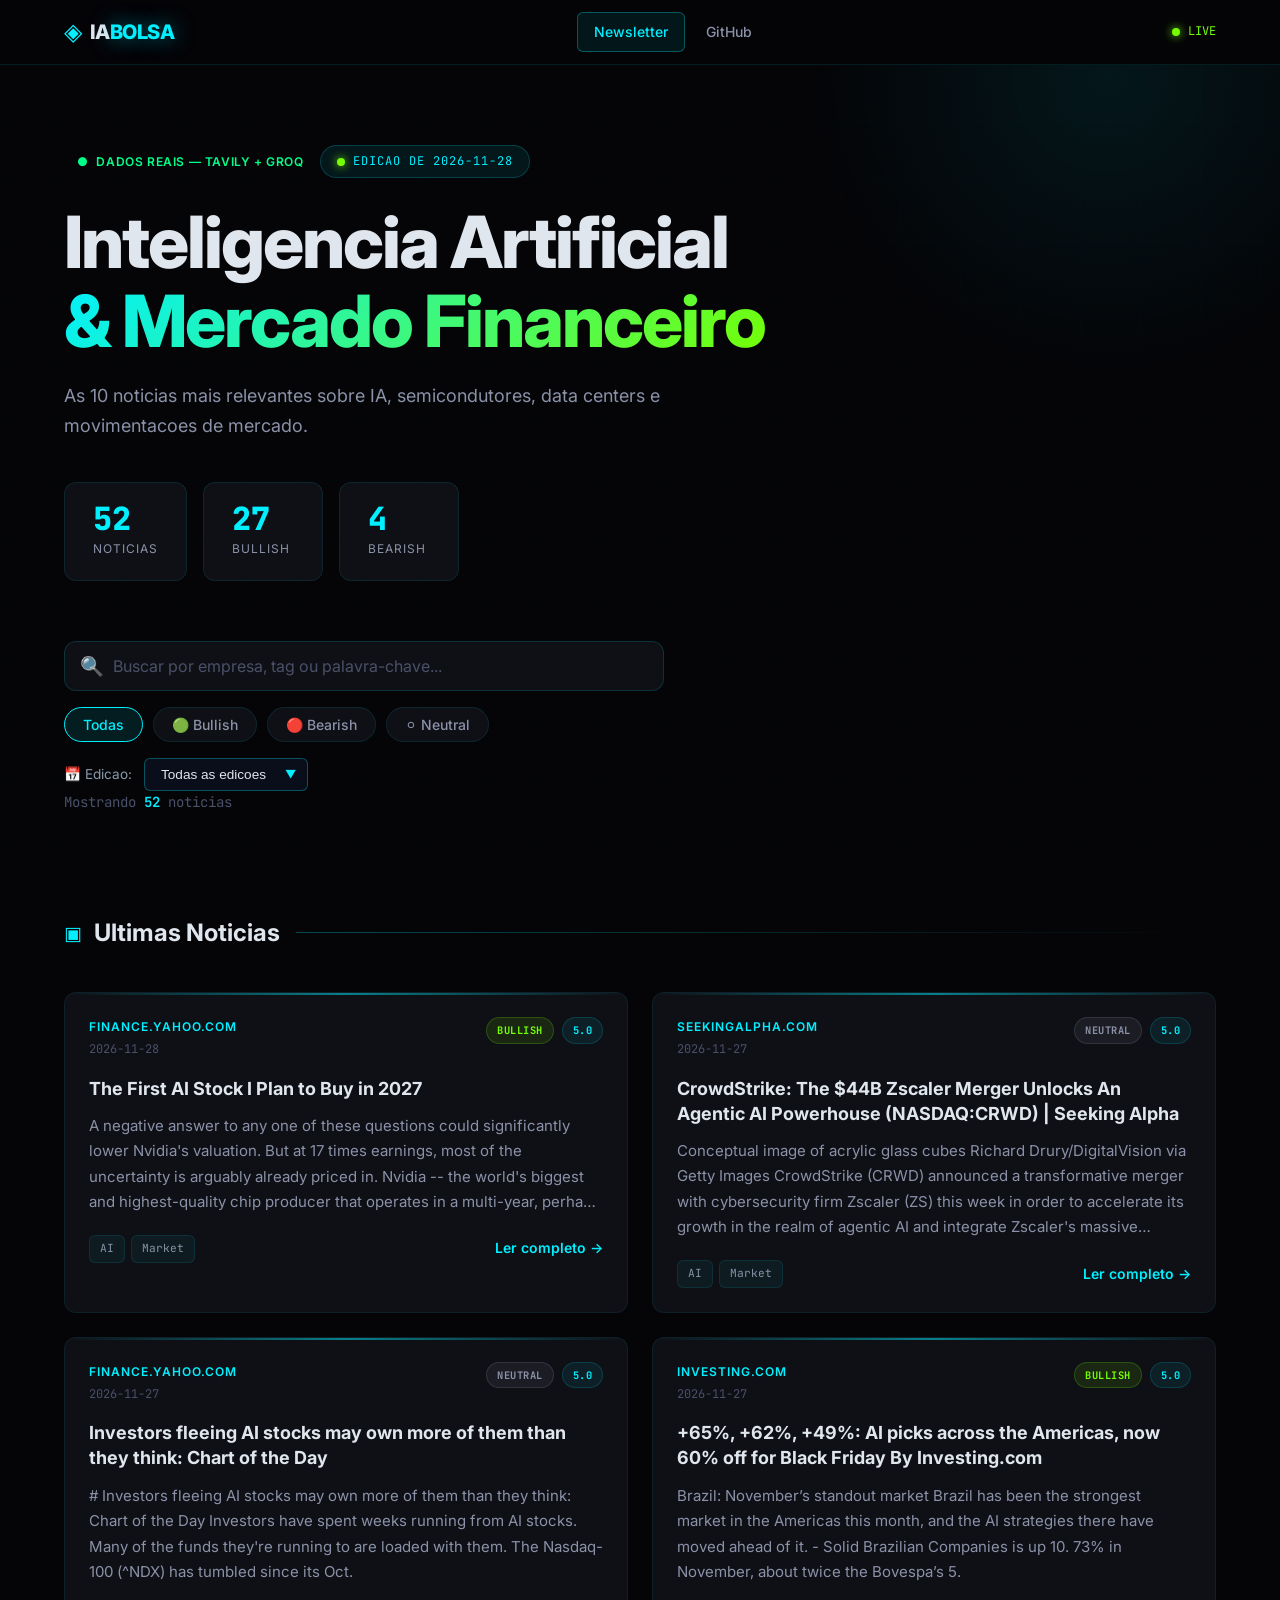
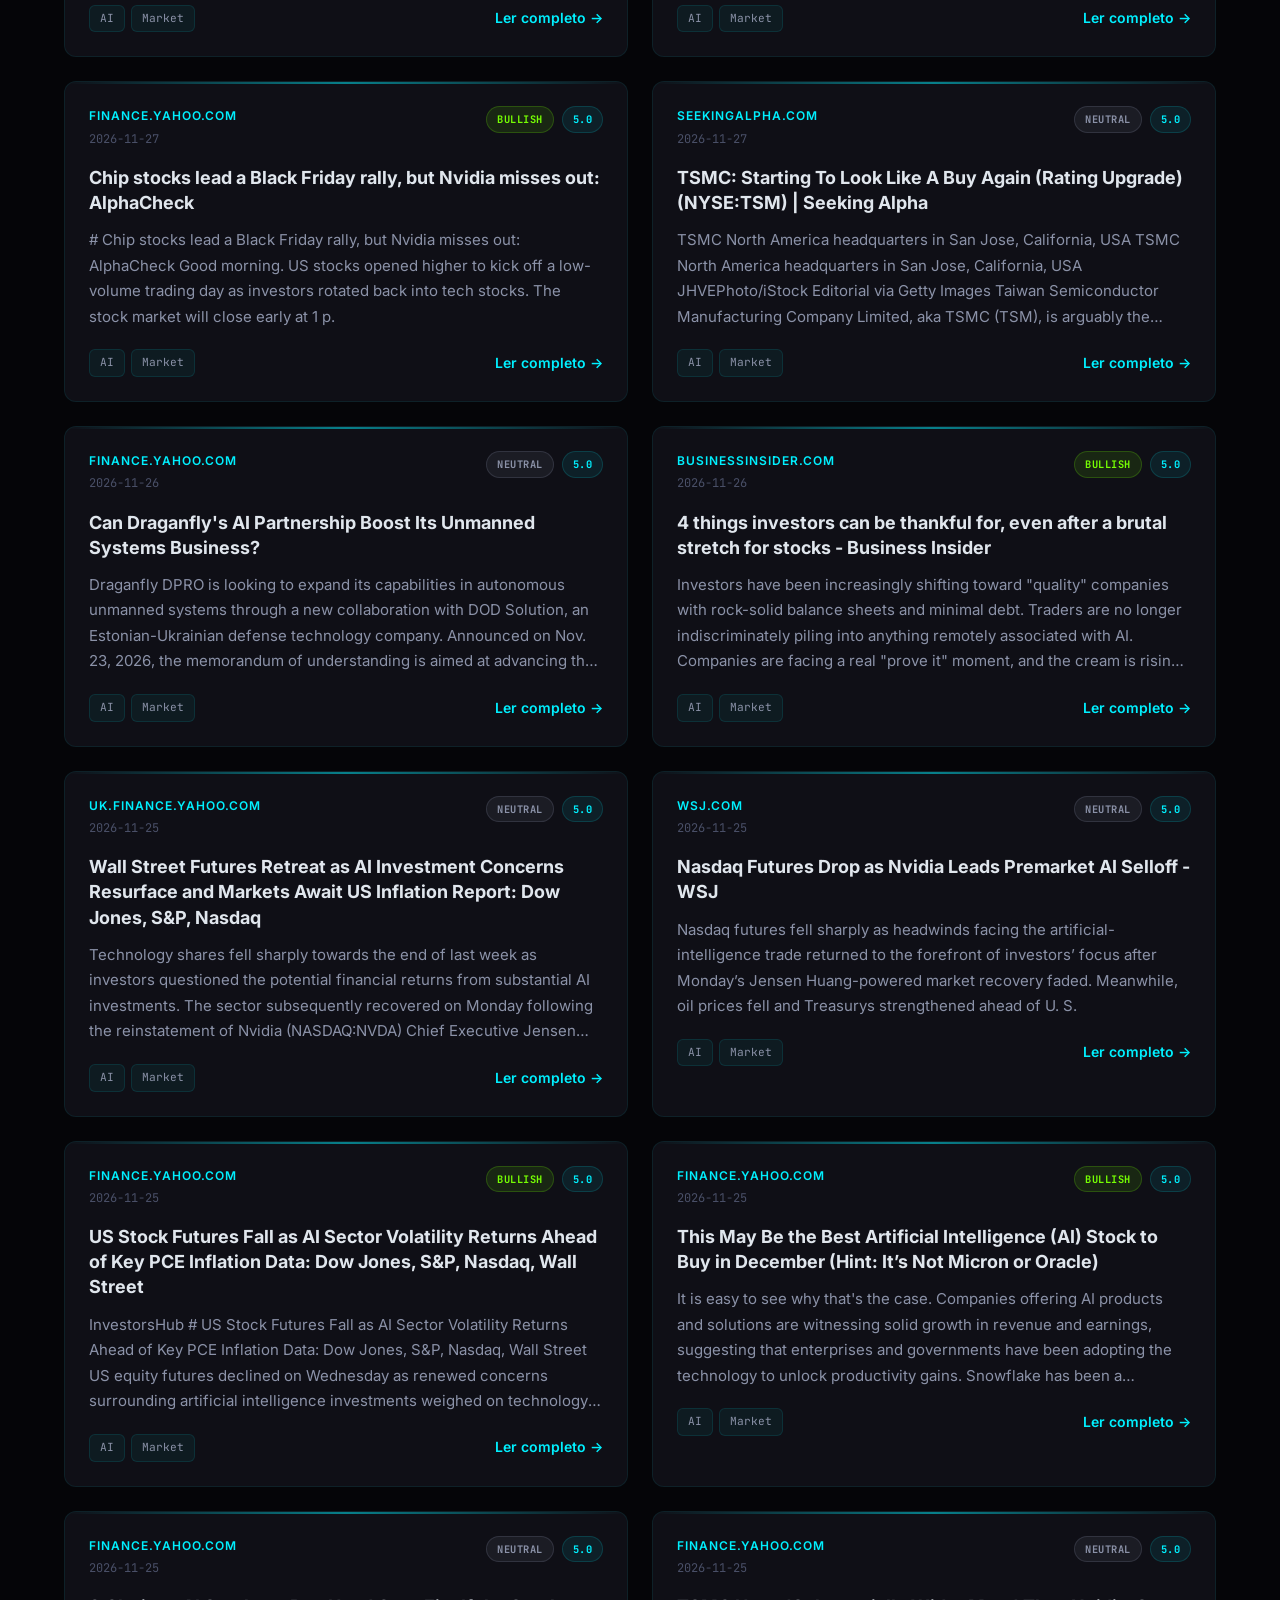
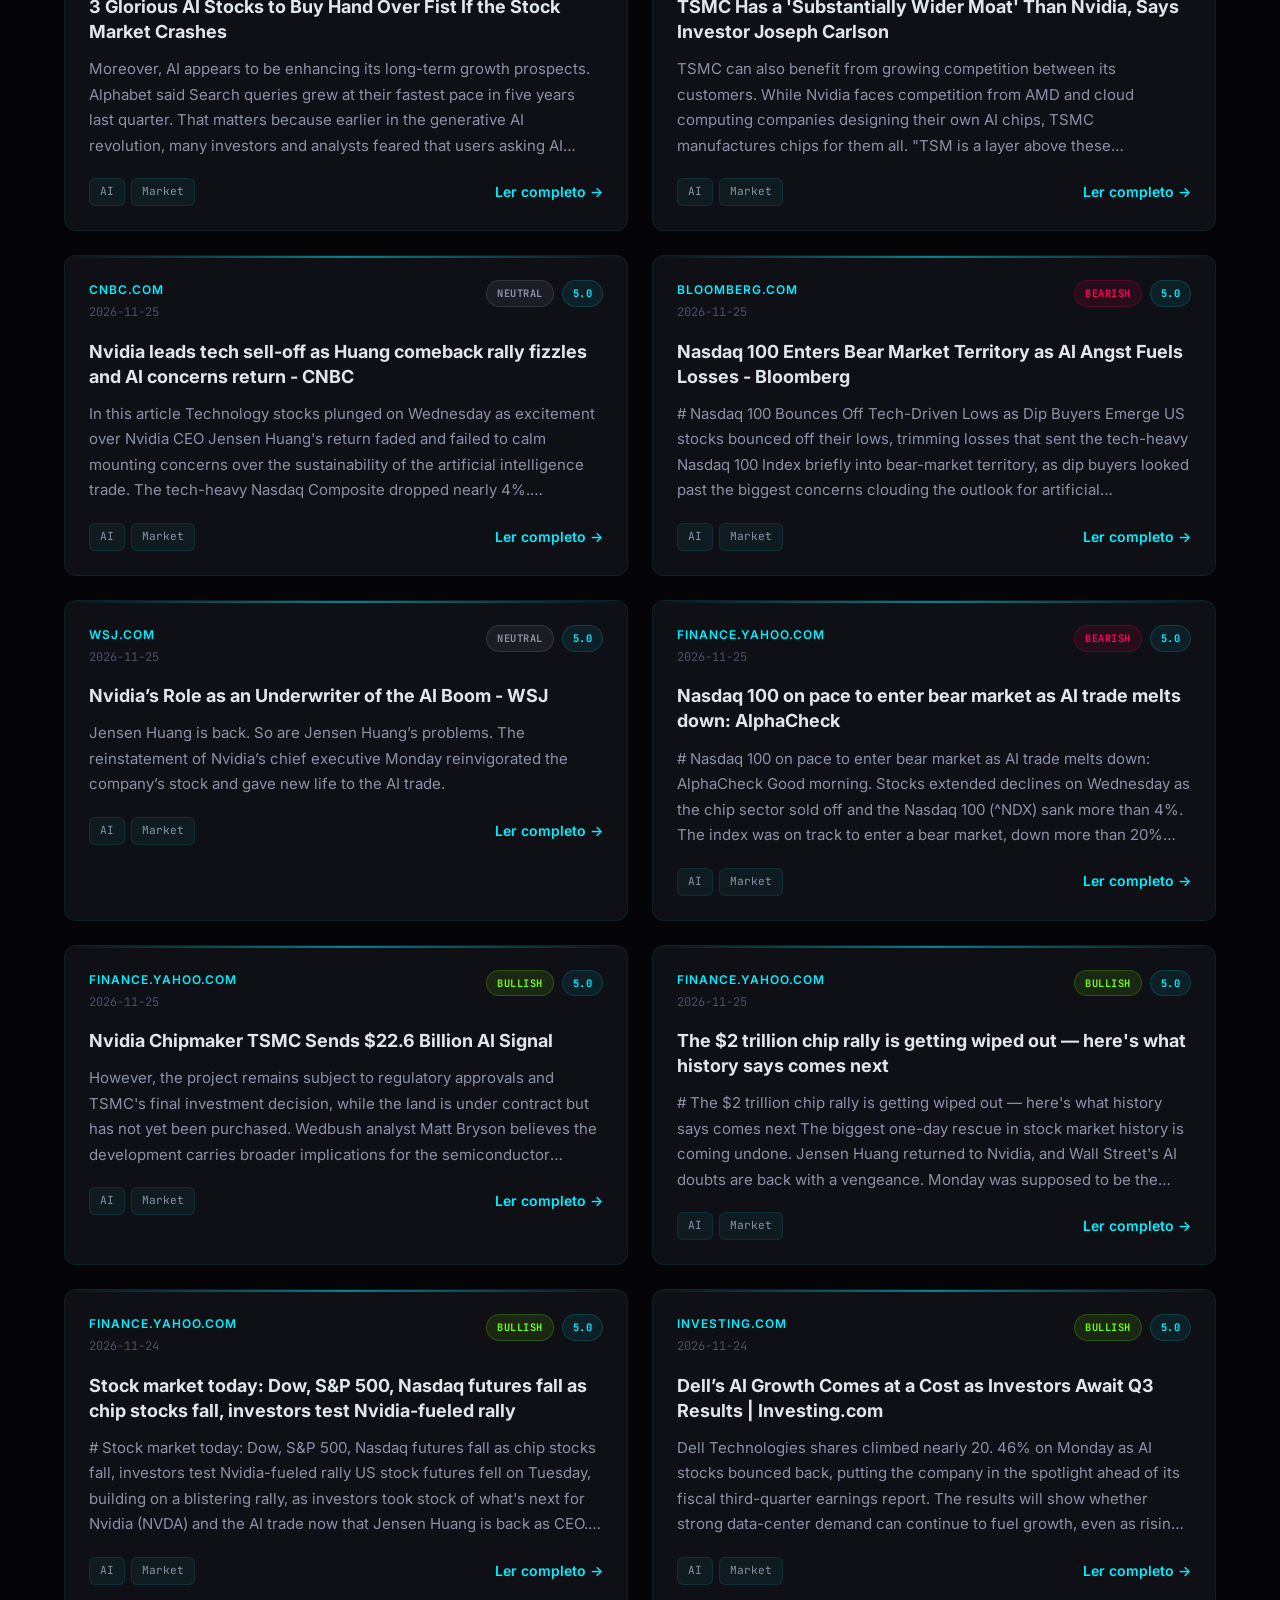
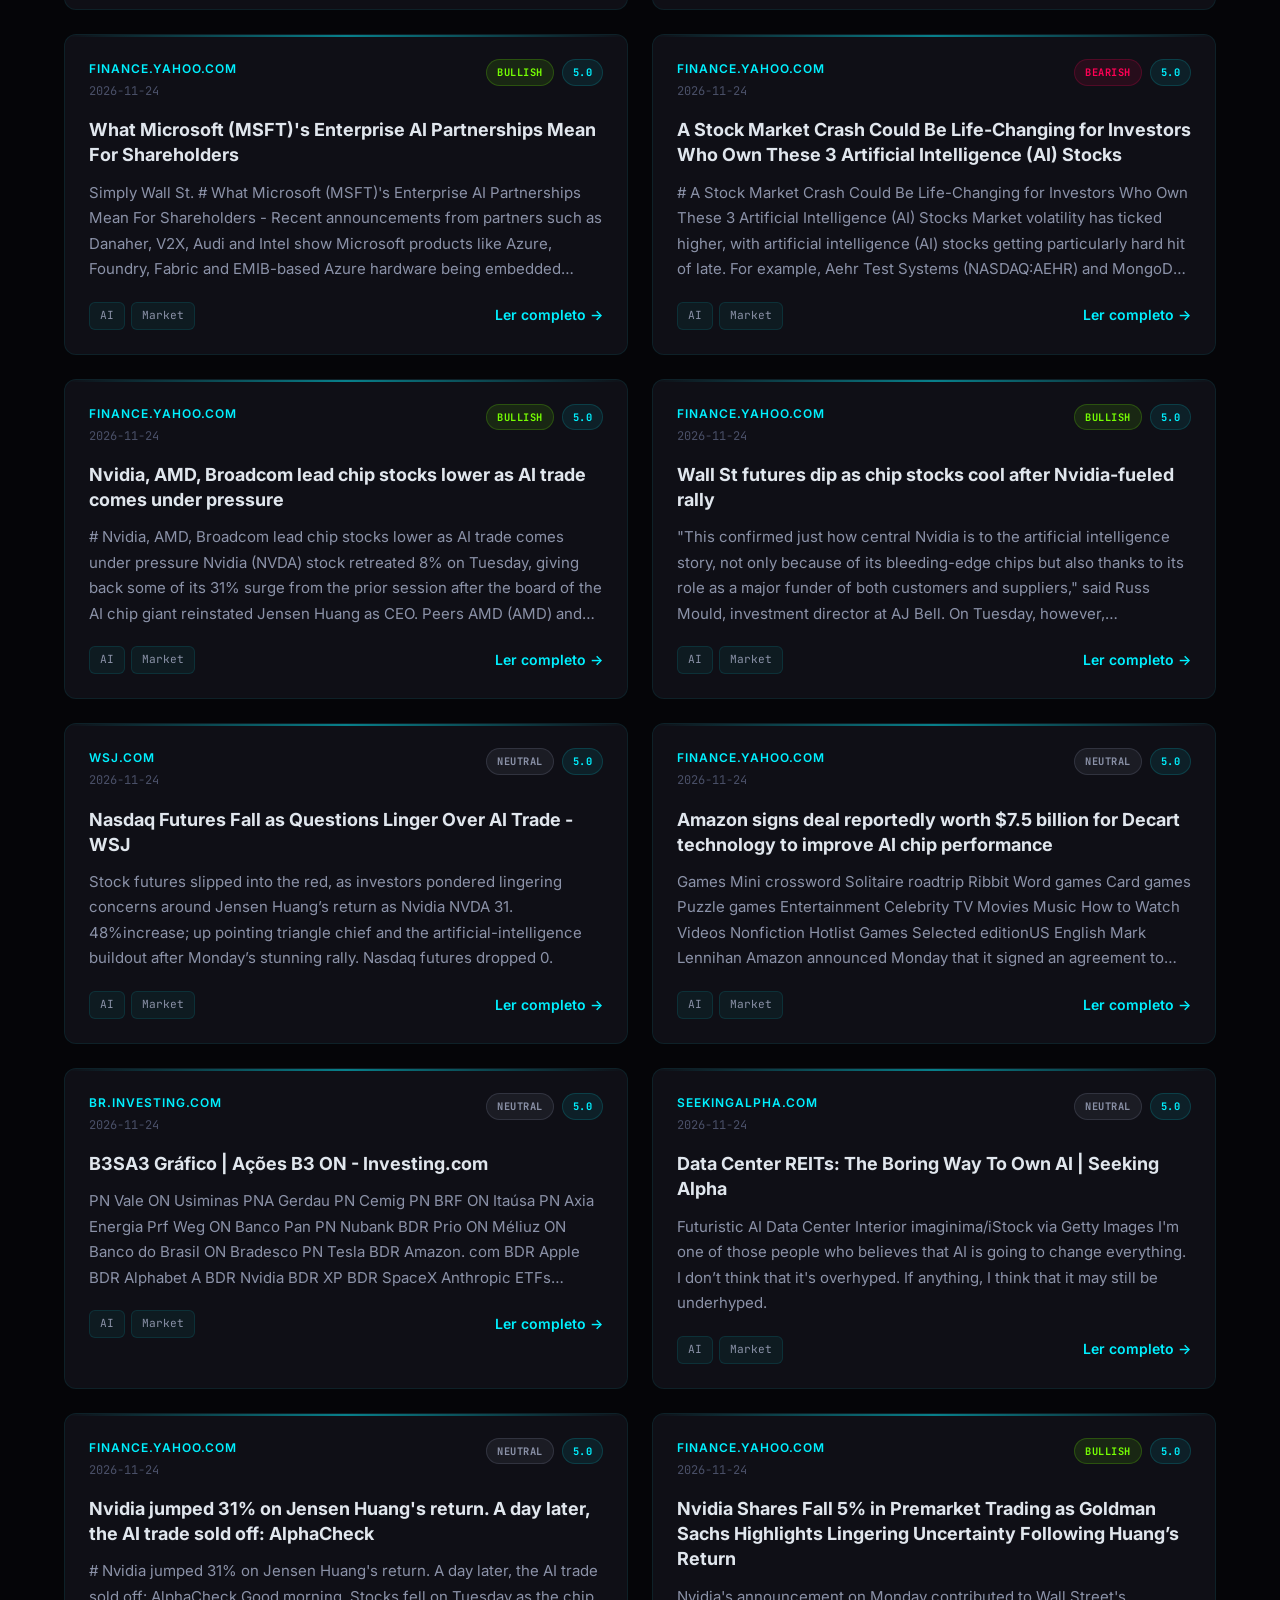
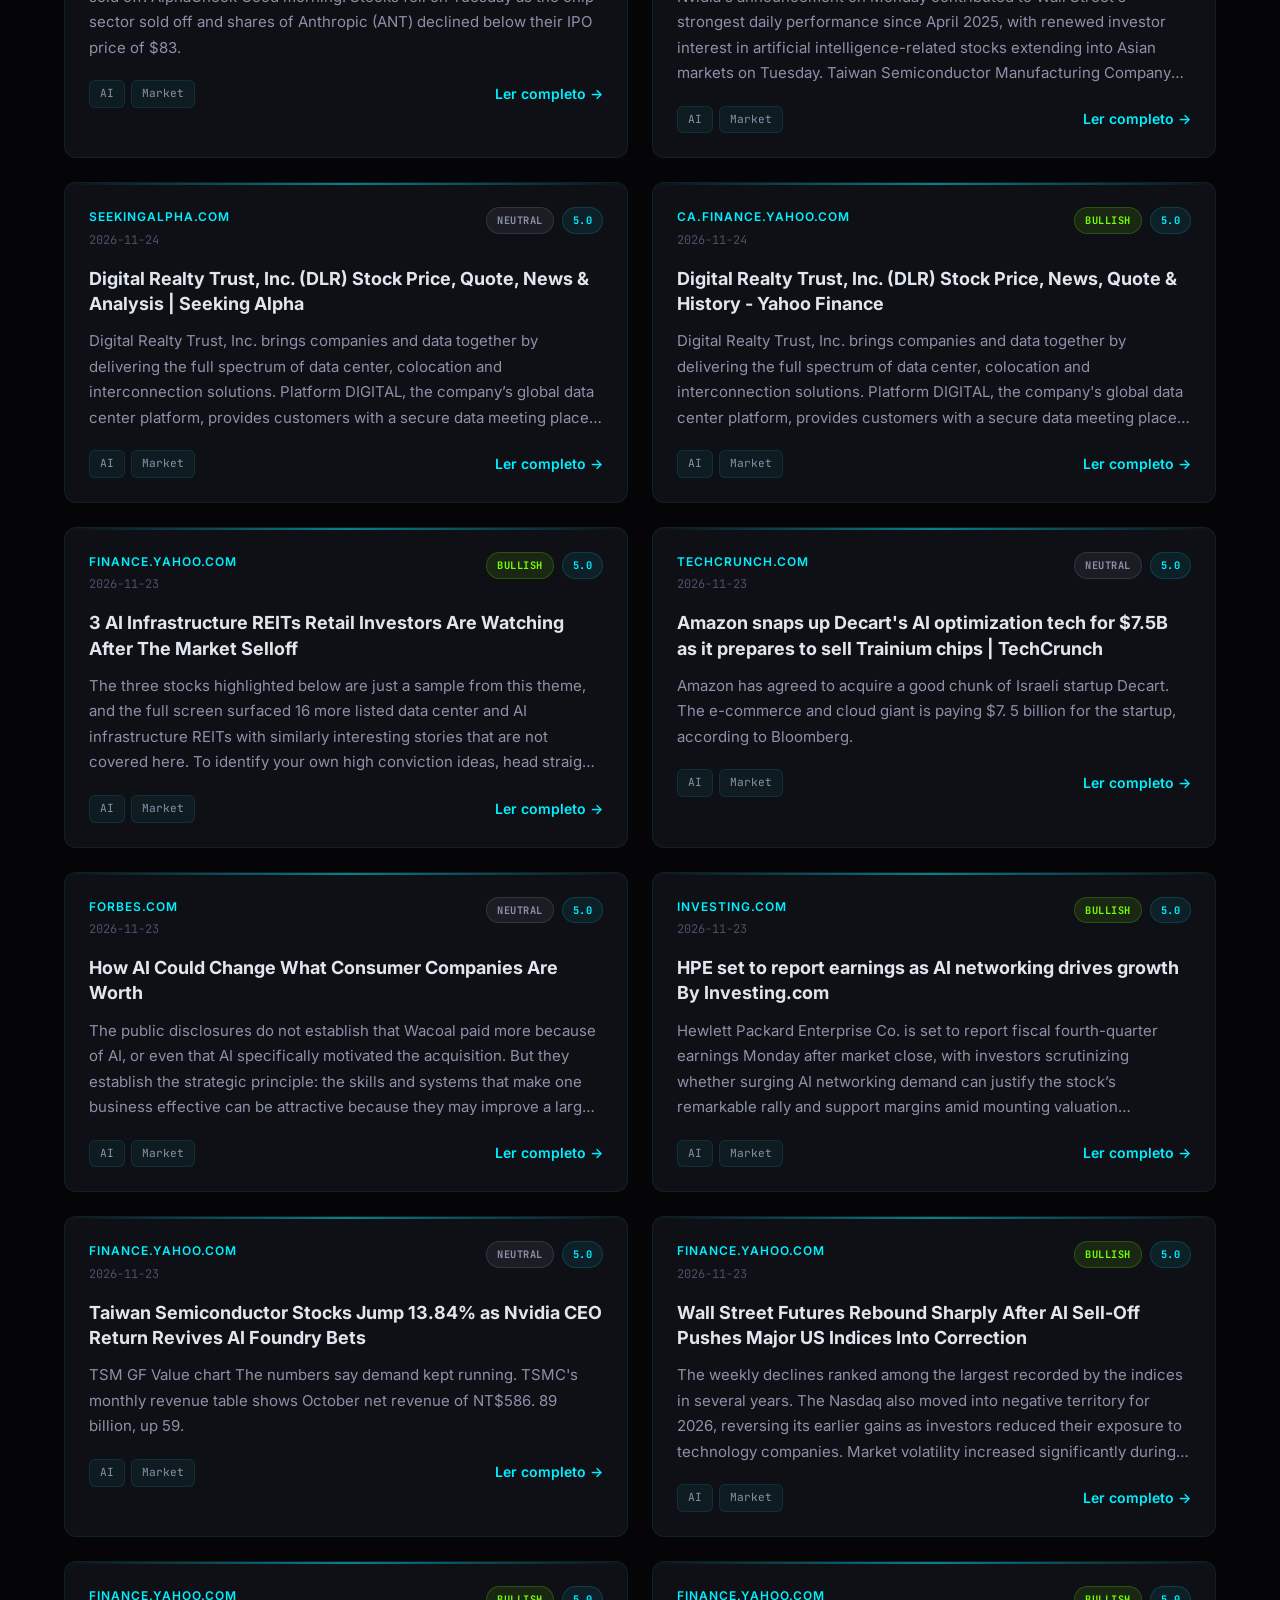
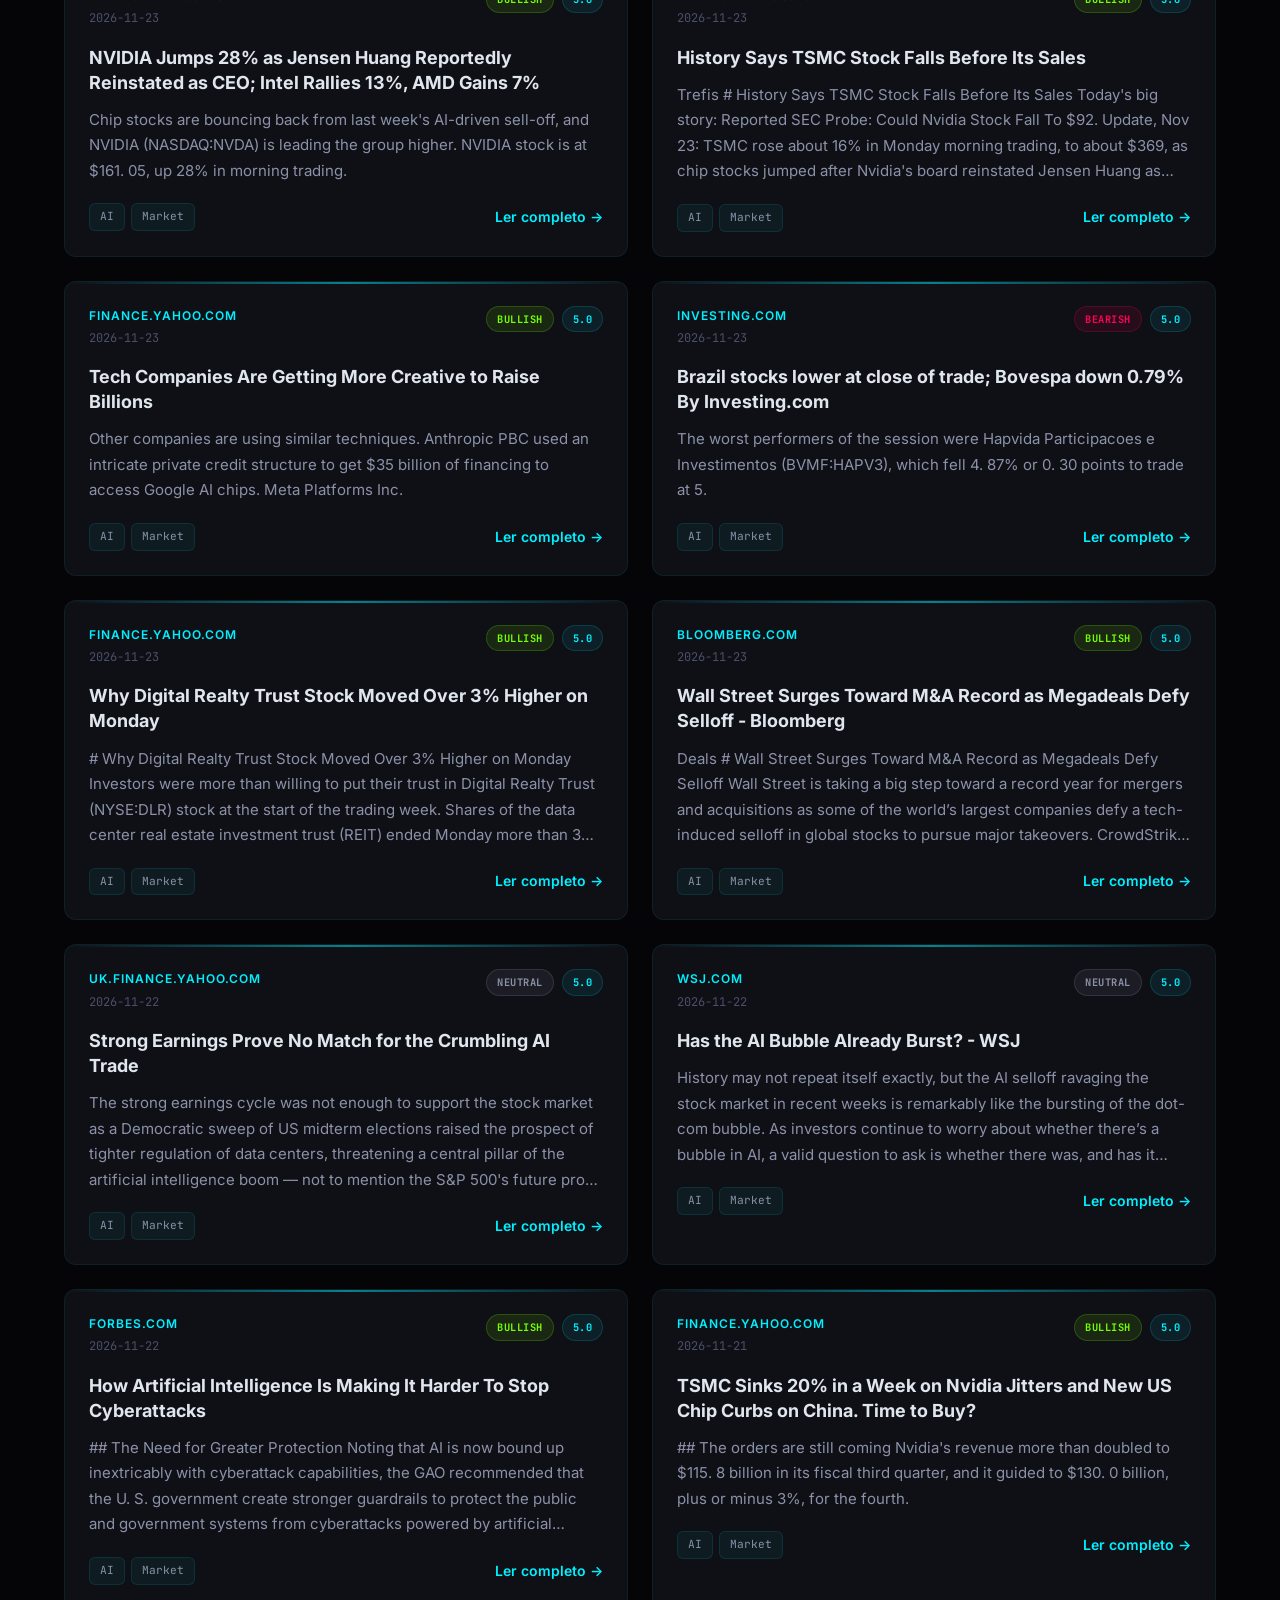
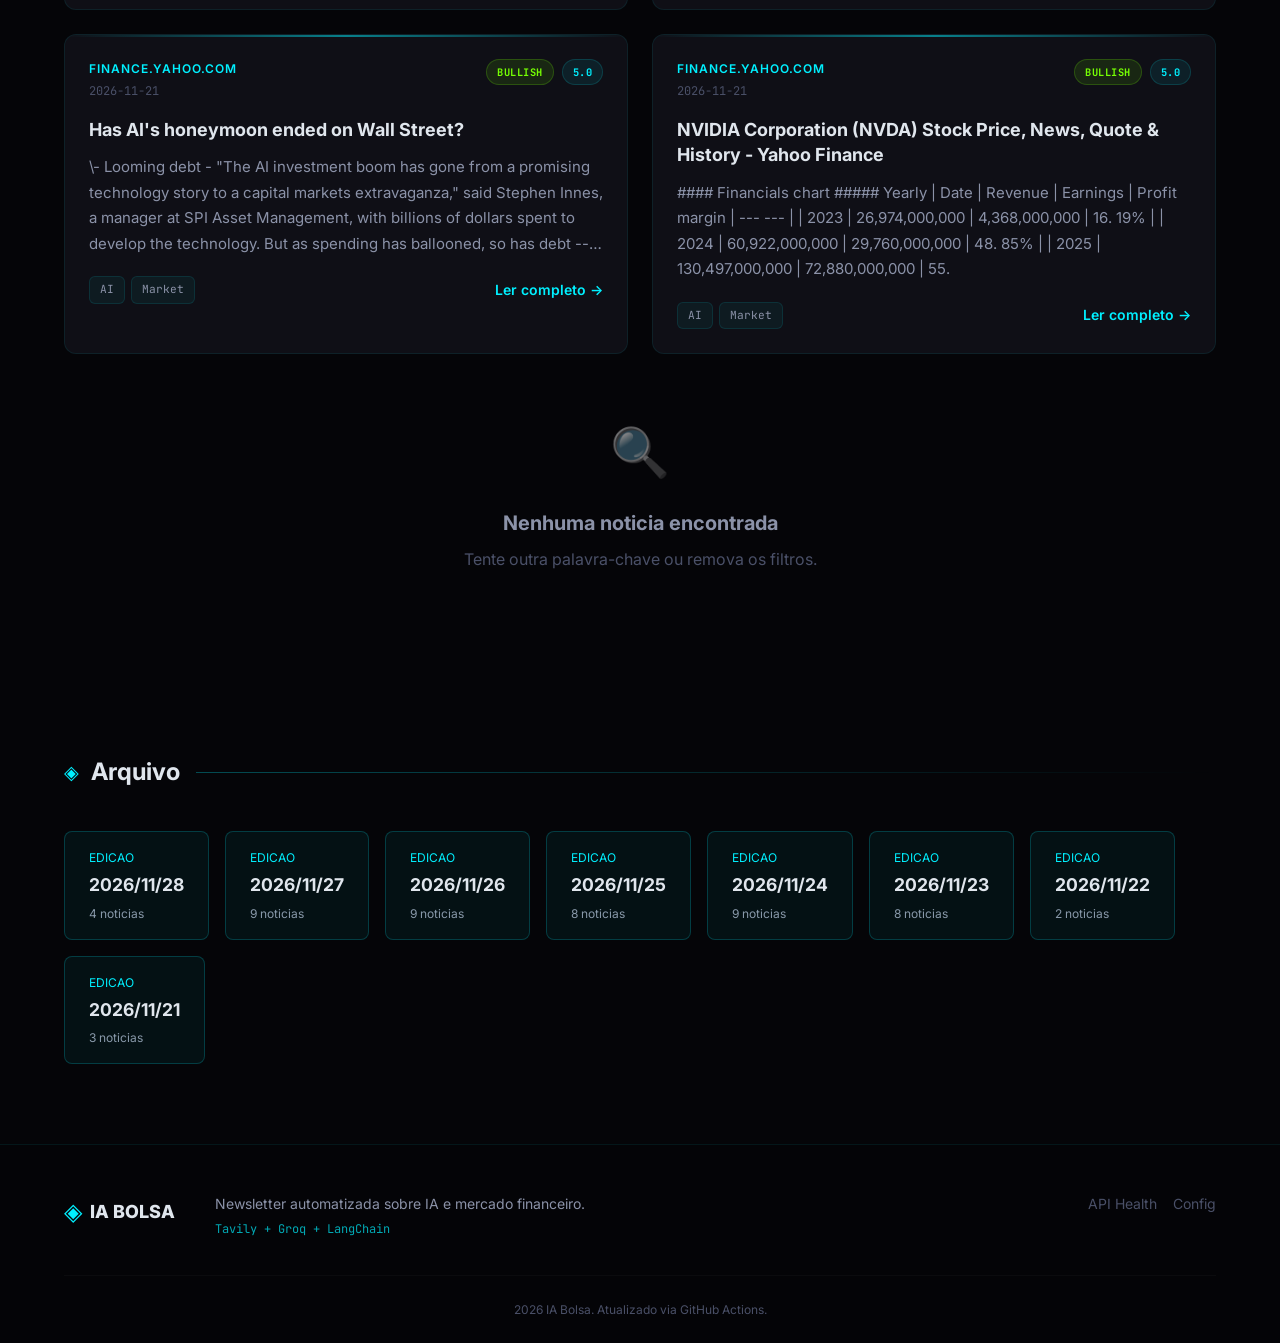
<file: index.html>
<!DOCTYPE html>
<html lang="pt-BR">
<head>
    <meta charset="UTF-8">
    <meta name="viewport" content="width=device-width, initial-scale=1.0">
    <meta name="description" content="Newsletter automatizada sobre IA e mercado financeiro.">
    <title>Newsletter IA Bolsa — 2026-11-28</title>
    
    <link rel="preconnect" href="https://fonts.googleapis.com">
    <link rel="preconnect" href="https://fonts.gstatic.com" crossorigin>
    <link href="https://fonts.googleapis.com/css2?family=Inter:wght@300;400;500;600;700;800&family=JetBrains+Mono:wght@400;500;600&display=swap" rel="stylesheet">
    
    
    
        <link rel="stylesheet" href="static/css/style.css">
    
    
    
</head>
<body>
    <div class="scanlines"></div>
    <div class="grid-bg"></div>
    
    <header class="site-header">
        <div class="container">
            <div class="header-content">
                <a href="/" class="logo">
                    <span class="logo-icon">◈</span>
                    <span class="logo-text">IA<span class="logo-accent">BOLSA</span></span>
                </a>
                <nav class="main-nav">
                    <a href="/" class="nav-link active">Newsletter</a>
                    <a href="https://github.com" target="_blank" class="nav-link">GitHub</a>
                </nav>
                <div class="header-meta">
                    <span class="pulse-dot"></span>
                    <span class="status-text">LIVE</span>
                </div>
            </div>
        </div>
    </header>
    
    <main class="main-content">
        
<section class="hero-section">
    <div class="container">
        <div class="source-badge" style="margin-bottom:1rem;display:inline-flex;align-items:center;gap:0.5rem;padding:0.4rem 0.8rem;border-radius:6px;font-size:0.75rem;font-weight:600;letter-spacing:0.05em;text-transform:uppercase;">
            
            <span style="color:#00ff88;">●</span>
            <span style="color:#00ff88;">Dados Reais — Tavily + Groq</span>
            
        </div>
        <div class="hero-badge">
            <span class="pulse-dot"></span>
            <span>EDICAO DE 2026-11-28</span>
        </div>
        <h1 class="hero-title">
            Inteligencia Artificial<br>
            <span class="gradient-text">& Mercado Financeiro</span>
        </h1>
        <p class="hero-subtitle">
            As 10 noticias mais relevantes sobre IA, semicondutores,
            data centers e movimentacoes de mercado.
        </p>
        <div class="hero-stats">
            <div class="stat-card">
                <span class="stat-value" id="stat-total">52</span>
                <span class="stat-label">Noticias</span>
            </div>
            <div class="stat-card">
                <span class="stat-value" id="stat-bullish">27</span>
                <span class="stat-label">Bullish</span>
            </div>
            <div class="stat-card">
                <span class="stat-value" id="stat-bearish">4</span>
                <span class="stat-label">Bearish</span>
            </div>
        </div>
    </div>
</section>

<section class="search-section">
    <div class="container">
        <div class="search-container">
            <span class="search-icon">🔍</span>
            <input type="text" class="search-input" id="search-input" placeholder="Buscar por empresa, tag ou palavra-chave...">
        </div>
        <div class="filter-bar">
            <button class="filter-btn active" data-filter="all">Todas</button>
            <button class="filter-btn" data-filter="bullish">🟢 Bullish</button>
            <button class="filter-btn" data-filter="bearish">🔴 Bearish</button>
            <button class="filter-btn" data-filter="neutral">⚪ Neutral</button>
        </div>
        
        <div class="date-select-wrapper" style="margin-top:1rem;display:flex;align-items:center;gap:0.75rem;">
            <span style="color:#8899aa;font-size:0.85rem;">📅 Edicao:</span>
            <div style="position:relative;">
                <select id="date-select" style="appearance:none;background:#0a0e1a;border:1px solid rgba(0,240,255,0.3);color:#e0e6ed;padding:0.5rem 2.5rem 0.5rem 1rem;border-radius:6px;font-size:0.85rem;cursor:pointer;min-width:140px;">
                    <option value="all">Todas as edicoes</option>
                    
                    <option value="2026-11-28">2026/11/28</option>
                    
                    <option value="2026-11-27">2026/11/27</option>
                    
                    <option value="2026-11-26">2026/11/26</option>
                    
                    <option value="2026-11-25">2026/11/25</option>
                    
                    <option value="2026-11-24">2026/11/24</option>
                    
                    <option value="2026-11-23">2026/11/23</option>
                    
                    <option value="2026-11-22">2026/11/22</option>
                    
                    <option value="2026-11-21">2026/11/21</option>
                    
                </select>
                <span style="position:absolute;right:0.75rem;top:50%;transform:translateY(-50%);pointer-events:none;color:#00f0ff;font-size:0.7rem;">▼</span>
            </div>
        </div>
        
        <div class="results-count" id="results-count">Mostrando <span>52</span> noticias</div>
    </div>
</section>

<section class="newsletter-section">
    <div class="container">
        <div class="section-header">
            <h2 class="section-title">
                <span class="title-icon">▣</span>
                Ultimas Noticias
            </h2>
            <div class="section-line"></div>
        </div>

        <div class="news-grid" id="news-grid">
            
            
            <article class="news-card" data-sentimento="bullish" data-search="the first ai stock i plan to buy in 2027 a negative answer to any one of these questions could significantly lower nvidias valuation.  but at 17 times earnings, most of the uncertainty is arguably already priced in.  nvidia -- the worlds biggest and highest-quality chip producer that operates in a multi-year, perhaps even a multi-decade growth window -- now trades at less than 10 times forward earnings. finance.yahoo.com ai market" data-edicao="2026-11-28">
                <div class="card-glow"></div>
                <div class="card-content">
                    <div class="card-header">
                        <div class="card-meta">
                            <span class="card-source">finance.yahoo.com</span>
                            <span class="card-date">2026-11-28</span>
                        </div>
                        <div class="card-badges">
                            <span class="badge sentiment-badge sentiment-bullish">
                                BULLISH
                            </span>
                            <span class="badge score-badge">
                                5.0
                            </span>
                        </div>
                    </div>

                    <h3 class="card-title">
                        <a href="https://finance.yahoo.com/technology/ai/articles/first-ai-stock-plan-buy-052002364.html" target="_blank" rel="noopener">
                            The First AI Stock I Plan to Buy in 2027
                        </a>
                    </h3>

                    <p class="card-summary">A negative answer to any one of these questions could significantly lower Nvidia's valuation.  But at 17 times earnings, most of the uncertainty is arguably already priced in.  Nvidia -- the world's biggest and highest-quality chip producer that operates in a multi-year, perhaps even a multi-decade growth window -- now trades at less than 10 times forward earnings.</p>

                    <div class="card-footer">
                        <div class="card-tags">
                            
                            <span class="tag">AI</span>
                            
                            <span class="tag">Market</span>
                            
                        </div>
                        <a href="https://finance.yahoo.com/technology/ai/articles/first-ai-stock-plan-buy-052002364.html" target="_blank" rel="noopener" class="card-link">
                            Ler completo →
                        </a>
                    </div>
                </div>
            </article>
            
            
            <article class="news-card" data-sentimento="neutral" data-search="crowdstrike: the $44b zscaler merger unlocks an agentic ai powerhouse (nasdaq:crwd) | seeking alpha conceptual image of acrylic glass cubes

richard drury/digitalvision via getty images

crowdstrike (crwd) announced a transformative merger with cybersecurity firm zscaler (zs) this week in order to accelerate its growth in the realm of agentic ai and integrate zscalers massive network. seekingalpha.com ai market" data-edicao="2026-11-27">
                <div class="card-glow"></div>
                <div class="card-content">
                    <div class="card-header">
                        <div class="card-meta">
                            <span class="card-source">seekingalpha.com</span>
                            <span class="card-date">2026-11-27</span>
                        </div>
                        <div class="card-badges">
                            <span class="badge sentiment-badge sentiment-neutral">
                                NEUTRAL
                            </span>
                            <span class="badge score-badge">
                                5.0
                            </span>
                        </div>
                    </div>

                    <h3 class="card-title">
                        <a href="https://seekingalpha.com/article/4972572-crowdstrike-the-44b-zscaler-merger-unlocks-an-agentic-ai-powerhouse?source=generic_rss" target="_blank" rel="noopener">
                            CrowdStrike: The $44B Zscaler Merger Unlocks An Agentic AI Powerhouse (NASDAQ:CRWD) | Seeking Alpha
                        </a>
                    </h3>

                    <p class="card-summary">Conceptual image of acrylic glass cubes

Richard Drury/DigitalVision via Getty Images

CrowdStrike (CRWD) announced a transformative merger with cybersecurity firm Zscaler (ZS) this week in order to accelerate its growth in the realm of agentic AI and integrate Zscaler's massive network.</p>

                    <div class="card-footer">
                        <div class="card-tags">
                            
                            <span class="tag">AI</span>
                            
                            <span class="tag">Market</span>
                            
                        </div>
                        <a href="https://seekingalpha.com/article/4972572-crowdstrike-the-44b-zscaler-merger-unlocks-an-agentic-ai-powerhouse?source=generic_rss" target="_blank" rel="noopener" class="card-link">
                            Ler completo →
                        </a>
                    </div>
                </div>
            </article>
            
            
            <article class="news-card" data-sentimento="neutral" data-search="investors fleeing ai stocks may own more of them than they think: chart of the day # investors fleeing ai stocks may own more of them than they think: chart of the day

investors have spent weeks running from ai stocks.  many of the funds theyre running to are loaded with them. 

the nasdaq-100 (^ndx) has tumbled since its oct. finance.yahoo.com ai market" data-edicao="2026-11-27">
                <div class="card-glow"></div>
                <div class="card-content">
                    <div class="card-header">
                        <div class="card-meta">
                            <span class="card-source">finance.yahoo.com</span>
                            <span class="card-date">2026-11-27</span>
                        </div>
                        <div class="card-badges">
                            <span class="badge sentiment-badge sentiment-neutral">
                                NEUTRAL
                            </span>
                            <span class="badge score-badge">
                                5.0
                            </span>
                        </div>
                    </div>

                    <h3 class="card-title">
                        <a href="https://finance.yahoo.com/markets/article/investors-fleeing-ai-stocks-may-own-more-of-them-than-they-think-chart-of-the-day-110000628.html" target="_blank" rel="noopener">
                            Investors fleeing AI stocks may own more of them than they think: Chart of the Day
                        </a>
                    </h3>

                    <p class="card-summary"># Investors fleeing AI stocks may own more of them than they think: Chart of the Day

Investors have spent weeks running from AI stocks.  Many of the funds they're running to are loaded with them. 

The Nasdaq-100 (^NDX) has tumbled since its Oct.</p>

                    <div class="card-footer">
                        <div class="card-tags">
                            
                            <span class="tag">AI</span>
                            
                            <span class="tag">Market</span>
                            
                        </div>
                        <a href="https://finance.yahoo.com/markets/article/investors-fleeing-ai-stocks-may-own-more-of-them-than-they-think-chart-of-the-day-110000628.html" target="_blank" rel="noopener" class="card-link">
                            Ler completo →
                        </a>
                    </div>
                </div>
            </article>
            
            
            <article class="news-card" data-sentimento="bullish" data-search="+65%, +62%, +49%: ai picks across the americas, now 60% off for black friday by investing.com brazil: november’s standout market

brazil has been the strongest market in the americas this month, and the ai strategies there have moved ahead of it. 

- solid brazilian companies is up 10. 73% in november, about twice the bovespa’s 5. investing.com ai market" data-edicao="2026-11-27">
                <div class="card-glow"></div>
                <div class="card-content">
                    <div class="card-header">
                        <div class="card-meta">
                            <span class="card-source">investing.com</span>
                            <span class="card-date">2026-11-27</span>
                        </div>
                        <div class="card-badges">
                            <span class="badge sentiment-badge sentiment-bullish">
                                BULLISH
                            </span>
                            <span class="badge score-badge">
                                5.0
                            </span>
                        </div>
                    </div>

                    <h3 class="card-title">
                        <a href="https://www.investing.com/news/stock-market-news/65-62-49-ai-picks-across-the-americas-now-60-off-for-black-friday-5053044" target="_blank" rel="noopener">
                            +65%, +62%, +49%: AI picks across the Americas, now 60% off for Black Friday By Investing.com
                        </a>
                    </h3>

                    <p class="card-summary">Brazil: November’s standout market

Brazil has been the strongest market in the Americas this month, and the AI strategies there have moved ahead of it. 

- Solid Brazilian Companies is up 10. 73% in November, about twice the Bovespa’s 5.</p>

                    <div class="card-footer">
                        <div class="card-tags">
                            
                            <span class="tag">AI</span>
                            
                            <span class="tag">Market</span>
                            
                        </div>
                        <a href="https://www.investing.com/news/stock-market-news/65-62-49-ai-picks-across-the-americas-now-60-off-for-black-friday-5053044" target="_blank" rel="noopener" class="card-link">
                            Ler completo →
                        </a>
                    </div>
                </div>
            </article>
            
            
            <article class="news-card" data-sentimento="bullish" data-search="chip stocks lead a black friday rally, but nvidia misses out: alphacheck # chip stocks lead a black friday rally, but nvidia misses out: alphacheck

good morning.  us stocks opened higher to kick off a low-volume trading day as investors rotated back into tech stocks.  the stock market will close early at 1 p. finance.yahoo.com ai market" data-edicao="2026-11-27">
                <div class="card-glow"></div>
                <div class="card-content">
                    <div class="card-header">
                        <div class="card-meta">
                            <span class="card-source">finance.yahoo.com</span>
                            <span class="card-date">2026-11-27</span>
                        </div>
                        <div class="card-badges">
                            <span class="badge sentiment-badge sentiment-bullish">
                                BULLISH
                            </span>
                            <span class="badge score-badge">
                                5.0
                            </span>
                        </div>
                    </div>

                    <h3 class="card-title">
                        <a href="https://finance.yahoo.com/markets/article/chip-stocks-lead-a-black-friday-rally-but-nvidia-misses-out-alphacheck-145727185.html" target="_blank" rel="noopener">
                            Chip stocks lead a Black Friday rally, but Nvidia misses out: AlphaCheck
                        </a>
                    </h3>

                    <p class="card-summary"># Chip stocks lead a Black Friday rally, but Nvidia misses out: AlphaCheck

Good morning.  US stocks opened higher to kick off a low-volume trading day as investors rotated back into tech stocks.  The stock market will close early at 1 p.</p>

                    <div class="card-footer">
                        <div class="card-tags">
                            
                            <span class="tag">AI</span>
                            
                            <span class="tag">Market</span>
                            
                        </div>
                        <a href="https://finance.yahoo.com/markets/article/chip-stocks-lead-a-black-friday-rally-but-nvidia-misses-out-alphacheck-145727185.html" target="_blank" rel="noopener" class="card-link">
                            Ler completo →
                        </a>
                    </div>
                </div>
            </article>
            
            
            <article class="news-card" data-sentimento="neutral" data-search="tsmc: starting to look like a buy again (rating upgrade) (nyse:tsm) | seeking alpha tsmc north america headquarters in san jose, california, usa

tsmc north america headquarters in san jose, california, usa

jhvephoto/istock editorial via getty images

taiwan semiconductor manufacturing company limited, aka tsmc (tsm), is arguably the strongest semiconductor (computer chip) company on the planet.  it enjoys a 75% share of the pure-play semiconductor. seekingalpha.com ai market" data-edicao="2026-11-28">
                <div class="card-glow"></div>
                <div class="card-content">
                    <div class="card-header">
                        <div class="card-meta">
                            <span class="card-source">seekingalpha.com</span>
                            <span class="card-date">2026-11-27</span>
                        </div>
                        <div class="card-badges">
                            <span class="badge sentiment-badge sentiment-neutral">
                                NEUTRAL
                            </span>
                            <span class="badge score-badge">
                                5.0
                            </span>
                        </div>
                    </div>

                    <h3 class="card-title">
                        <a href="https://seekingalpha.com/article/4972639-tsmc-starting-to-look-like-a-buy-again-upgrade" target="_blank" rel="noopener">
                            TSMC: Starting To Look Like A Buy Again (Rating Upgrade) (NYSE:TSM) | Seeking Alpha
                        </a>
                    </h3>

                    <p class="card-summary">TSMC North America headquarters in San Jose, California, USA

TSMC North America headquarters in San Jose, California, USA

JHVEPhoto/iStock Editorial via Getty Images

Taiwan Semiconductor Manufacturing Company Limited, aka TSMC (TSM), is arguably the strongest semiconductor (computer chip) company on the planet.  It enjoys a 75% share of the pure-play semiconductor.</p>

                    <div class="card-footer">
                        <div class="card-tags">
                            
                            <span class="tag">AI</span>
                            
                            <span class="tag">Market</span>
                            
                        </div>
                        <a href="https://seekingalpha.com/article/4972639-tsmc-starting-to-look-like-a-buy-again-upgrade" target="_blank" rel="noopener" class="card-link">
                            Ler completo →
                        </a>
                    </div>
                </div>
            </article>
            
            
            <article class="news-card" data-sentimento="neutral" data-search="can draganflys ai partnership boost its unmanned systems business? draganfly dpro is looking to expand its capabilities in autonomous unmanned systems through a new collaboration with dod solution, an estonian-ukrainian defense technology company.  announced on nov.  23, 2026, the memorandum of understanding is aimed at advancing the integration of dod solutions onboard autonomy technology into selected draganfly unmanned systems. finance.yahoo.com ai market" data-edicao="2026-11-26">
                <div class="card-glow"></div>
                <div class="card-content">
                    <div class="card-header">
                        <div class="card-meta">
                            <span class="card-source">finance.yahoo.com</span>
                            <span class="card-date">2026-11-26</span>
                        </div>
                        <div class="card-badges">
                            <span class="badge sentiment-badge sentiment-neutral">
                                NEUTRAL
                            </span>
                            <span class="badge score-badge">
                                5.0
                            </span>
                        </div>
                    </div>

                    <h3 class="card-title">
                        <a href="https://finance.yahoo.com/technology/ai/articles/draganflys-ai-partnership-boost-unmanned-110500226.html" target="_blank" rel="noopener">
                            Can Draganfly's AI Partnership Boost Its Unmanned Systems Business?
                        </a>
                    </h3>

                    <p class="card-summary">Draganfly DPRO is looking to expand its capabilities in autonomous unmanned systems through a new collaboration with DOD Solution, an Estonian-Ukrainian defense technology company.  Announced on Nov.  23, 2026, the memorandum of understanding is aimed at advancing the integration of DOD Solution's onboard autonomy technology into selected Draganfly unmanned systems.</p>

                    <div class="card-footer">
                        <div class="card-tags">
                            
                            <span class="tag">AI</span>
                            
                            <span class="tag">Market</span>
                            
                        </div>
                        <a href="https://finance.yahoo.com/technology/ai/articles/draganflys-ai-partnership-boost-unmanned-110500226.html" target="_blank" rel="noopener" class="card-link">
                            Ler completo →
                        </a>
                    </div>
                </div>
            </article>
            
            
            <article class="news-card" data-sentimento="bullish" data-search="4 things investors can be thankful for, even after a brutal stretch for stocks - business insider investors have been increasingly shifting toward quality companies with rock-solid balance sheets and minimal debt.  traders are no longer indiscriminately piling into anything remotely associated with ai.  companies are facing a real prove it moment, and the cream is rising to the top. businessinsider.com ai market" data-edicao="2026-11-26">
                <div class="card-glow"></div>
                <div class="card-content">
                    <div class="card-header">
                        <div class="card-meta">
                            <span class="card-source">businessinsider.com</span>
                            <span class="card-date">2026-11-26</span>
                        </div>
                        <div class="card-badges">
                            <span class="badge sentiment-badge sentiment-bullish">
                                BULLISH
                            </span>
                            <span class="badge score-badge">
                                5.0
                            </span>
                        </div>
                    </div>

                    <h3 class="card-title">
                        <a href="https://www.businessinsider.com/stock-market-investors-thankful-ai-anthropic-consumer-nvidia-memes-outlook-2026-11" target="_blank" rel="noopener">
                            4 things investors can be thankful for, even after a brutal stretch for stocks - Business Insider
                        </a>
                    </h3>

                    <p class="card-summary">Investors have been increasingly shifting toward "quality" companies with rock-solid balance sheets and minimal debt.  Traders are no longer indiscriminately piling into anything remotely associated with AI.  Companies are facing a real "prove it" moment, and the cream is rising to the top.</p>

                    <div class="card-footer">
                        <div class="card-tags">
                            
                            <span class="tag">AI</span>
                            
                            <span class="tag">Market</span>
                            
                        </div>
                        <a href="https://www.businessinsider.com/stock-market-investors-thankful-ai-anthropic-consumer-nvidia-memes-outlook-2026-11" target="_blank" rel="noopener" class="card-link">
                            Ler completo →
                        </a>
                    </div>
                </div>
            </article>
            
            
            <article class="news-card" data-sentimento="neutral" data-search="wall street futures retreat as ai investment concerns resurface and markets await us inflation report: dow jones, s&p, nasdaq technology shares fell sharply towards the end of last week as investors questioned the potential financial returns from substantial ai investments.  the sector subsequently recovered on monday following the reinstatement of nvidia (nasdaq:nvda) chief executive jensen huang. 

however, selling pressure returned on tuesday, dragging both the nasdaq composite and s&p 500 lower. uk.finance.yahoo.com ai market" data-edicao="2026-11-25">
                <div class="card-glow"></div>
                <div class="card-content">
                    <div class="card-header">
                        <div class="card-meta">
                            <span class="card-source">uk.finance.yahoo.com</span>
                            <span class="card-date">2026-11-25</span>
                        </div>
                        <div class="card-badges">
                            <span class="badge sentiment-badge sentiment-neutral">
                                NEUTRAL
                            </span>
                            <span class="badge score-badge">
                                5.0
                            </span>
                        </div>
                    </div>

                    <h3 class="card-title">
                        <a href="https://uk.finance.yahoo.com/news/wall-street-futures-retreat-ai-095225465.html" target="_blank" rel="noopener">
                            Wall Street Futures Retreat as AI Investment Concerns Resurface and Markets Await US Inflation Report: Dow Jones, S&P, Nasdaq
                        </a>
                    </h3>

                    <p class="card-summary">Technology shares fell sharply towards the end of last week as investors questioned the potential financial returns from substantial AI investments.  The sector subsequently recovered on Monday following the reinstatement of Nvidia (NASDAQ:NVDA) Chief Executive Jensen Huang. 

However, selling pressure returned on Tuesday, dragging both the Nasdaq Composite and S&P 500 lower.</p>

                    <div class="card-footer">
                        <div class="card-tags">
                            
                            <span class="tag">AI</span>
                            
                            <span class="tag">Market</span>
                            
                        </div>
                        <a href="https://uk.finance.yahoo.com/news/wall-street-futures-retreat-ai-095225465.html" target="_blank" rel="noopener" class="card-link">
                            Ler completo →
                        </a>
                    </div>
                </div>
            </article>
            
            
            <article class="news-card" data-sentimento="neutral" data-search="nasdaq futures drop as nvidia leads premarket ai selloff - wsj nasdaq futures fell sharply as headwinds facing the artificial-intelligence trade returned to the forefront of investors’ focus after monday’s jensen huang-powered market recovery faded. 

meanwhile, oil prices fell and treasurys strengthened ahead of u. s. wsj.com ai market" data-edicao="2026-11-25">
                <div class="card-glow"></div>
                <div class="card-content">
                    <div class="card-header">
                        <div class="card-meta">
                            <span class="card-source">wsj.com</span>
                            <span class="card-date">2026-11-25</span>
                        </div>
                        <div class="card-badges">
                            <span class="badge sentiment-badge sentiment-neutral">
                                NEUTRAL
                            </span>
                            <span class="badge score-badge">
                                5.0
                            </span>
                        </div>
                    </div>

                    <h3 class="card-title">
                        <a href="https://www.wsj.com/finance/stocks/nasdaq-futures-slide-as-ai-growth-fears-return-to-center-stage-ff9a6d6b" target="_blank" rel="noopener">
                            Nasdaq Futures Drop as Nvidia Leads Premarket AI Selloff - WSJ
                        </a>
                    </h3>

                    <p class="card-summary">Nasdaq futures fell sharply as headwinds facing the artificial-intelligence trade returned to the forefront of investors’ focus after Monday’s Jensen Huang-powered market recovery faded. 

Meanwhile, oil prices fell and Treasurys strengthened ahead of U. S.</p>

                    <div class="card-footer">
                        <div class="card-tags">
                            
                            <span class="tag">AI</span>
                            
                            <span class="tag">Market</span>
                            
                        </div>
                        <a href="https://www.wsj.com/finance/stocks/nasdaq-futures-slide-as-ai-growth-fears-return-to-center-stage-ff9a6d6b" target="_blank" rel="noopener" class="card-link">
                            Ler completo →
                        </a>
                    </div>
                </div>
            </article>
            
            
            <article class="news-card" data-sentimento="bullish" data-search="us stock futures fall as ai sector volatility returns ahead of key pce inflation data: dow jones, s&p, nasdaq, wall street investorshub

# us stock futures fall as ai sector volatility returns ahead of key pce inflation data: dow jones, s&p, nasdaq, wall street

us equity futures declined on wednesday as renewed concerns surrounding artificial intelligence investments weighed on technology stocks, while investors awaited the latest us inflation figures for indications of the federal reserves next monetary policy decision. 

dell technologies (nyse:dell) raised its annual revenue forecast following strong demand for ai servers, although its shares declined in premarket trading.  meanwhile, reports of potential new us tariffs and falling oil prices remained in focus. finance.yahoo.com ai market" data-edicao="2026-11-25">
                <div class="card-glow"></div>
                <div class="card-content">
                    <div class="card-header">
                        <div class="card-meta">
                            <span class="card-source">finance.yahoo.com</span>
                            <span class="card-date">2026-11-25</span>
                        </div>
                        <div class="card-badges">
                            <span class="badge sentiment-badge sentiment-bullish">
                                BULLISH
                            </span>
                            <span class="badge score-badge">
                                5.0
                            </span>
                        </div>
                    </div>

                    <h3 class="card-title">
                        <a href="https://finance.yahoo.com/markets/stocks/articles/us-stock-futures-fall-ai-095129084.html" target="_blank" rel="noopener">
                            US Stock Futures Fall as AI Sector Volatility Returns Ahead of Key PCE Inflation Data: Dow Jones, S&P, Nasdaq, Wall Street
                        </a>
                    </h3>

                    <p class="card-summary">InvestorsHub

# US Stock Futures Fall as AI Sector Volatility Returns Ahead of Key PCE Inflation Data: Dow Jones, S&P, Nasdaq, Wall Street

US equity futures declined on Wednesday as renewed concerns surrounding artificial intelligence investments weighed on technology stocks, while investors awaited the latest US inflation figures for indications of the Federal Reserve's next monetary policy decision. 

Dell Technologies (NYSE:DELL) raised its annual revenue forecast following strong demand for AI servers, although its shares declined in premarket trading.  Meanwhile, reports of potential new US tariffs and falling oil prices remained in focus.</p>

                    <div class="card-footer">
                        <div class="card-tags">
                            
                            <span class="tag">AI</span>
                            
                            <span class="tag">Market</span>
                            
                        </div>
                        <a href="https://finance.yahoo.com/markets/stocks/articles/us-stock-futures-fall-ai-095129084.html" target="_blank" rel="noopener" class="card-link">
                            Ler completo →
                        </a>
                    </div>
                </div>
            </article>
            
            
            <article class="news-card" data-sentimento="bullish" data-search="this may be the best artificial intelligence (ai) stock to buy in december (hint: it’s not micron or oracle) it is easy to see why thats the case.  companies offering ai products and solutions are witnessing solid growth in revenue and earnings, suggesting that enterprises and governments have been adopting the technology to unlock productivity gains.  snowflake has been a beneficiary of the growing ai adoption, and that reflects on its stock market performance. finance.yahoo.com ai market" data-edicao="2026-11-26">
                <div class="card-glow"></div>
                <div class="card-content">
                    <div class="card-header">
                        <div class="card-meta">
                            <span class="card-source">finance.yahoo.com</span>
                            <span class="card-date">2026-11-25</span>
                        </div>
                        <div class="card-badges">
                            <span class="badge sentiment-badge sentiment-bullish">
                                BULLISH
                            </span>
                            <span class="badge score-badge">
                                5.0
                            </span>
                        </div>
                    </div>

                    <h3 class="card-title">
                        <a href="https://finance.yahoo.com/technology/ai/articles/may-best-artificial-intelligence-ai-161302415.html" target="_blank" rel="noopener">
                            This May Be the Best Artificial Intelligence (AI) Stock to Buy in December (Hint: It’s Not Micron or Oracle)
                        </a>
                    </h3>

                    <p class="card-summary">It is easy to see why that's the case.  Companies offering AI products and solutions are witnessing solid growth in revenue and earnings, suggesting that enterprises and governments have been adopting the technology to unlock productivity gains.  Snowflake has been a beneficiary of the growing AI adoption, and that reflects on its stock market performance.</p>

                    <div class="card-footer">
                        <div class="card-tags">
                            
                            <span class="tag">AI</span>
                            
                            <span class="tag">Market</span>
                            
                        </div>
                        <a href="https://finance.yahoo.com/technology/ai/articles/may-best-artificial-intelligence-ai-161302415.html" target="_blank" rel="noopener" class="card-link">
                            Ler completo →
                        </a>
                    </div>
                </div>
            </article>
            
            
            <article class="news-card" data-sentimento="neutral" data-search="3 glorious ai stocks to buy hand over fist if the stock market crashes moreover, ai appears to be enhancing its long-term growth prospects.  alphabet said search queries grew at their fastest pace in five years last quarter.  that matters because earlier in the generative ai revolution, many investors and analysts feared that users asking ai chatbots questions would lead to a reduction in traffic to google search. finance.yahoo.com ai market" data-edicao="2026-11-26">
                <div class="card-glow"></div>
                <div class="card-content">
                    <div class="card-header">
                        <div class="card-meta">
                            <span class="card-source">finance.yahoo.com</span>
                            <span class="card-date">2026-11-25</span>
                        </div>
                        <div class="card-badges">
                            <span class="badge sentiment-badge sentiment-neutral">
                                NEUTRAL
                            </span>
                            <span class="badge score-badge">
                                5.0
                            </span>
                        </div>
                    </div>

                    <h3 class="card-title">
                        <a href="https://finance.yahoo.com/markets/stocks/articles/3-glorious-ai-stocks-buy-200201372.html" target="_blank" rel="noopener">
                            3 Glorious AI Stocks to Buy Hand Over Fist If the Stock Market Crashes
                        </a>
                    </h3>

                    <p class="card-summary">Moreover, AI appears to be enhancing its long-term growth prospects.  Alphabet said Search queries grew at their fastest pace in five years last quarter.  That matters because earlier in the generative AI revolution, many investors and analysts feared that users asking AI chatbots questions would lead to a reduction in traffic to Google Search.</p>

                    <div class="card-footer">
                        <div class="card-tags">
                            
                            <span class="tag">AI</span>
                            
                            <span class="tag">Market</span>
                            
                        </div>
                        <a href="https://finance.yahoo.com/markets/stocks/articles/3-glorious-ai-stocks-buy-200201372.html" target="_blank" rel="noopener" class="card-link">
                            Ler completo →
                        </a>
                    </div>
                </div>
            </article>
            
            
            <article class="news-card" data-sentimento="neutral" data-search="tsmc has a substantially wider moat than nvidia, says investor joseph carlson tsmc can also benefit from growing competition between its customers.  while nvidia faces competition from amd and cloud computing companies designing their own ai chips, tsmc manufactures chips for them all.  tsm is a layer above these companies, carlson said. finance.yahoo.com ai market" data-edicao="2026-11-26">
                <div class="card-glow"></div>
                <div class="card-content">
                    <div class="card-header">
                        <div class="card-meta">
                            <span class="card-source">finance.yahoo.com</span>
                            <span class="card-date">2026-11-25</span>
                        </div>
                        <div class="card-badges">
                            <span class="badge sentiment-badge sentiment-neutral">
                                NEUTRAL
                            </span>
                            <span class="badge score-badge">
                                5.0
                            </span>
                        </div>
                    </div>

                    <h3 class="card-title">
                        <a href="https://finance.yahoo.com/markets/stocks/articles/tsmc-substantially-wider-moat-nvidia-142839344.html" target="_blank" rel="noopener">
                            TSMC Has a 'Substantially Wider Moat' Than Nvidia, Says Investor Joseph Carlson
                        </a>
                    </h3>

                    <p class="card-summary">TSMC can also benefit from growing competition between its customers.  While Nvidia faces competition from AMD and cloud computing companies designing their own AI chips, TSMC manufactures chips for them all.  "TSM is a layer above these companies," Carlson said.</p>

                    <div class="card-footer">
                        <div class="card-tags">
                            
                            <span class="tag">AI</span>
                            
                            <span class="tag">Market</span>
                            
                        </div>
                        <a href="https://finance.yahoo.com/markets/stocks/articles/tsmc-substantially-wider-moat-nvidia-142839344.html" target="_blank" rel="noopener" class="card-link">
                            Ler completo →
                        </a>
                    </div>
                </div>
            </article>
            
            
            <article class="news-card" data-sentimento="neutral" data-search="nvidia leads tech sell-off as huang comeback rally fizzles and ai concerns return - cnbc in this article

technology stocks plunged on wednesday as excitement over nvidia ceo jensen huangs return faded and failed to calm mounting concerns over the sustainability of the artificial intelligence trade. 

the tech-heavy nasdaq composite dropped nearly 4%.  semiconductor stocks dragged on the index, and the vaneck semiconductor etf that tracks the sector plummeted 7%. cnbc.com ai market" data-edicao="2026-11-26">
                <div class="card-glow"></div>
                <div class="card-content">
                    <div class="card-header">
                        <div class="card-meta">
                            <span class="card-source">cnbc.com</span>
                            <span class="card-date">2026-11-25</span>
                        </div>
                        <div class="card-badges">
                            <span class="badge sentiment-badge sentiment-neutral">
                                NEUTRAL
                            </span>
                            <span class="badge score-badge">
                                5.0
                            </span>
                        </div>
                    </div>

                    <h3 class="card-title">
                        <a href="https://www.cnbc.com/2026/11/25/nvidia-ai-stock-tech-selloff.html" target="_blank" rel="noopener">
                            Nvidia leads tech sell-off as Huang comeback rally fizzles and AI concerns return - CNBC
                        </a>
                    </h3>

                    <p class="card-summary">In this article

Technology stocks plunged on Wednesday as excitement over Nvidia CEO Jensen Huang's return faded and failed to calm mounting concerns over the sustainability of the artificial intelligence trade. 

The tech-heavy Nasdaq Composite dropped nearly 4%.  Semiconductor stocks dragged on the index, and the VanEck Semiconductor ETF that tracks the sector plummeted 7%.</p>

                    <div class="card-footer">
                        <div class="card-tags">
                            
                            <span class="tag">AI</span>
                            
                            <span class="tag">Market</span>
                            
                        </div>
                        <a href="https://www.cnbc.com/2026/11/25/nvidia-ai-stock-tech-selloff.html" target="_blank" rel="noopener" class="card-link">
                            Ler completo →
                        </a>
                    </div>
                </div>
            </article>
            
            
            <article class="news-card" data-sentimento="bearish" data-search="nasdaq 100 enters bear market territory as ai angst fuels losses - bloomberg # nasdaq 100 bounces off tech-driven lows as dip buyers emerge

us stocks bounced off their lows, trimming losses that sent the tech-heavy nasdaq 100 index briefly into bear-market territory, as dip buyers looked past the biggest concerns clouding the outlook for artificial intelligence. 

the nasdaq was down about 0. 6% as of 2:55 p. bloomberg.com ai market" data-edicao="2026-11-26">
                <div class="card-glow"></div>
                <div class="card-content">
                    <div class="card-header">
                        <div class="card-meta">
                            <span class="card-source">bloomberg.com</span>
                            <span class="card-date">2026-11-25</span>
                        </div>
                        <div class="card-badges">
                            <span class="badge sentiment-badge sentiment-bearish">
                                BEARISH
                            </span>
                            <span class="badge score-badge">
                                5.0
                            </span>
                        </div>
                    </div>

                    <h3 class="card-title">
                        <a href="https://www.bloomberg.com/news/articles/2026-11-25/us-stock-index-futures-slide-as-ai-worries-fuel-tech-losses" target="_blank" rel="noopener">
                            Nasdaq 100 Enters Bear Market Territory as AI Angst Fuels Losses - Bloomberg
                        </a>
                    </h3>

                    <p class="card-summary"># Nasdaq 100 Bounces Off Tech-Driven Lows as Dip Buyers Emerge

US stocks bounced off their lows, trimming losses that sent the tech-heavy Nasdaq 100 Index briefly into bear-market territory, as dip buyers looked past the biggest concerns clouding the outlook for artificial intelligence. 

The Nasdaq was down about 0. 6% as of 2:55 p.</p>

                    <div class="card-footer">
                        <div class="card-tags">
                            
                            <span class="tag">AI</span>
                            
                            <span class="tag">Market</span>
                            
                        </div>
                        <a href="https://www.bloomberg.com/news/articles/2026-11-25/us-stock-index-futures-slide-as-ai-worries-fuel-tech-losses" target="_blank" rel="noopener" class="card-link">
                            Ler completo →
                        </a>
                    </div>
                </div>
            </article>
            
            
            <article class="news-card" data-sentimento="neutral" data-search="nvidia’s role as an underwriter of the ai boom - wsj jensen huang is back.  so are jensen huang’s problems. 

the reinstatement of nvidia’s chief executive monday reinvigorated the company’s stock and gave new life to the ai trade. wsj.com ai market" data-edicao="2026-11-26">
                <div class="card-glow"></div>
                <div class="card-content">
                    <div class="card-header">
                        <div class="card-meta">
                            <span class="card-source">wsj.com</span>
                            <span class="card-date">2026-11-25</span>
                        </div>
                        <div class="card-badges">
                            <span class="badge sentiment-badge sentiment-neutral">
                                NEUTRAL
                            </span>
                            <span class="badge score-badge">
                                5.0
                            </span>
                        </div>
                    </div>

                    <h3 class="card-title">
                        <a href="https://www.wsj.com/finance/investing/nvidias-role-as-an-underwriter-of-the-ai-boom-95375800" target="_blank" rel="noopener">
                            Nvidia’s Role as an Underwriter of the AI Boom - WSJ
                        </a>
                    </h3>

                    <p class="card-summary">Jensen Huang is back.  So are Jensen Huang’s problems. 

The reinstatement of Nvidia’s chief executive Monday reinvigorated the company’s stock and gave new life to the AI trade.</p>

                    <div class="card-footer">
                        <div class="card-tags">
                            
                            <span class="tag">AI</span>
                            
                            <span class="tag">Market</span>
                            
                        </div>
                        <a href="https://www.wsj.com/finance/investing/nvidias-role-as-an-underwriter-of-the-ai-boom-95375800" target="_blank" rel="noopener" class="card-link">
                            Ler completo →
                        </a>
                    </div>
                </div>
            </article>
            
            
            <article class="news-card" data-sentimento="bearish" data-search="nasdaq 100 on pace to enter bear market as ai trade melts down: alphacheck # nasdaq 100 on pace to enter bear market as ai trade melts down: alphacheck

good morning.  stocks extended declines on wednesday as the chip sector sold off and the nasdaq 100 (^ndx) sank more than 4%.  the index was on track to enter a bear market, down more than 20% from its peak. finance.yahoo.com ai market" data-edicao="2026-11-27">
                <div class="card-glow"></div>
                <div class="card-content">
                    <div class="card-header">
                        <div class="card-meta">
                            <span class="card-source">finance.yahoo.com</span>
                            <span class="card-date">2026-11-25</span>
                        </div>
                        <div class="card-badges">
                            <span class="badge sentiment-badge sentiment-bearish">
                                BEARISH
                            </span>
                            <span class="badge score-badge">
                                5.0
                            </span>
                        </div>
                    </div>

                    <h3 class="card-title">
                        <a href="https://finance.yahoo.com/markets/article/ai-trade-melts-down-as-tarrif-worries-fed-hike-odds-spook-market-alphacheck-150907700.html" target="_blank" rel="noopener">
                            Nasdaq 100 on pace to enter bear market as AI trade melts down: AlphaCheck
                        </a>
                    </h3>

                    <p class="card-summary"># Nasdaq 100 on pace to enter bear market as AI trade melts down: AlphaCheck

Good morning.  Stocks extended declines on Wednesday as the chip sector sold off and the Nasdaq 100 (^NDX) sank more than 4%.  The index was on track to enter a bear market, down more than 20% from its peak.</p>

                    <div class="card-footer">
                        <div class="card-tags">
                            
                            <span class="tag">AI</span>
                            
                            <span class="tag">Market</span>
                            
                        </div>
                        <a href="https://finance.yahoo.com/markets/article/ai-trade-melts-down-as-tarrif-worries-fed-hike-odds-spook-market-alphacheck-150907700.html" target="_blank" rel="noopener" class="card-link">
                            Ler completo →
                        </a>
                    </div>
                </div>
            </article>
            
            
            <article class="news-card" data-sentimento="bullish" data-search="nvidia chipmaker tsmc sends $22.6 billion ai signal however, the project remains subject to regulatory approvals and tsmcs final investment decision, while the land is under contract but has not yet been purchased. 

wedbush analyst matt bryson believes the development carries broader implications for the semiconductor industry. 

tsmc manufactures advanced chips for technology giants including nvidia, apple (aapl), and advanced micro devices (nasdaq:amd), giving it unusually strong visibility into customer demand. finance.yahoo.com ai market" data-edicao="2026-11-27">
                <div class="card-glow"></div>
                <div class="card-content">
                    <div class="card-header">
                        <div class="card-meta">
                            <span class="card-source">finance.yahoo.com</span>
                            <span class="card-date">2026-11-25</span>
                        </div>
                        <div class="card-badges">
                            <span class="badge sentiment-badge sentiment-bullish">
                                BULLISH
                            </span>
                            <span class="badge score-badge">
                                5.0
                            </span>
                        </div>
                    </div>

                    <h3 class="card-title">
                        <a href="https://finance.yahoo.com/technology/ai/articles/nvidia-chipmaker-tsmc-sends-22-162725540.html" target="_blank" rel="noopener">
                            Nvidia Chipmaker TSMC Sends $22.6 Billion AI Signal
                        </a>
                    </h3>

                    <p class="card-summary">However, the project remains subject to regulatory approvals and TSMC's final investment decision, while the land is under contract but has not yet been purchased. 

Wedbush analyst Matt Bryson believes the development carries broader implications for the semiconductor industry. 

TSMC manufactures advanced chips for technology giants including Nvidia, Apple (AAPL), and Advanced Micro Devices (NASDAQ:AMD), giving it unusually strong visibility into customer demand.</p>

                    <div class="card-footer">
                        <div class="card-tags">
                            
                            <span class="tag">AI</span>
                            
                            <span class="tag">Market</span>
                            
                        </div>
                        <a href="https://finance.yahoo.com/technology/ai/articles/nvidia-chipmaker-tsmc-sends-22-162725540.html" target="_blank" rel="noopener" class="card-link">
                            Ler completo →
                        </a>
                    </div>
                </div>
            </article>
            
            
            <article class="news-card" data-sentimento="bullish" data-search="the $2 trillion chip rally is getting wiped out — heres what history says comes next # the $2 trillion chip rally is getting wiped out — heres what history says comes next

the biggest one-day rescue in stock market history is coming undone.  jensen huang returned to nvidia, and wall streets ai doubts are back with a vengeance. 

monday was supposed to be the start of the comeback. finance.yahoo.com ai market" data-edicao="2026-11-28">
                <div class="card-glow"></div>
                <div class="card-content">
                    <div class="card-header">
                        <div class="card-meta">
                            <span class="card-source">finance.yahoo.com</span>
                            <span class="card-date">2026-11-25</span>
                        </div>
                        <div class="card-badges">
                            <span class="badge sentiment-badge sentiment-bullish">
                                BULLISH
                            </span>
                            <span class="badge score-badge">
                                5.0
                            </span>
                        </div>
                    </div>

                    <h3 class="card-title">
                        <a href="https://finance.yahoo.com/markets/article/the-2-trillion-chip-rally-is-getting-wiped-out--heres-what-history-says-comes-next-145306996.html" target="_blank" rel="noopener">
                            The $2 trillion chip rally is getting wiped out — here's what history says comes next
                        </a>
                    </h3>

                    <p class="card-summary"># The $2 trillion chip rally is getting wiped out — here's what history says comes next

The biggest one-day rescue in stock market history is coming undone.  Jensen Huang returned to Nvidia, and Wall Street's AI doubts are back with a vengeance. 

Monday was supposed to be the start of the comeback.</p>

                    <div class="card-footer">
                        <div class="card-tags">
                            
                            <span class="tag">AI</span>
                            
                            <span class="tag">Market</span>
                            
                        </div>
                        <a href="https://finance.yahoo.com/markets/article/the-2-trillion-chip-rally-is-getting-wiped-out--heres-what-history-says-comes-next-145306996.html" target="_blank" rel="noopener" class="card-link">
                            Ler completo →
                        </a>
                    </div>
                </div>
            </article>
            
            
            <article class="news-card" data-sentimento="bullish" data-search="stock market today: dow, s&p 500, nasdaq futures fall as chip stocks fall, investors test nvidia-fueled rally # stock market today: dow, s&p 500, nasdaq futures fall as chip stocks fall, investors test nvidia-fueled rally

us stock futures fell on tuesday, building on a blistering rally, as investors took stock of whats next for nvidia (nvda) and the ai trade now that jensen huang is back as ceo. 

futures on the dow jones industrial average (ym=f) fell 0. 6%, while those on the s&p 500 (es=f) declined 1. finance.yahoo.com ai market" data-edicao="2026-11-24">
                <div class="card-glow"></div>
                <div class="card-content">
                    <div class="card-header">
                        <div class="card-meta">
                            <span class="card-source">finance.yahoo.com</span>
                            <span class="card-date">2026-11-24</span>
                        </div>
                        <div class="card-badges">
                            <span class="badge sentiment-badge sentiment-bullish">
                                BULLISH
                            </span>
                            <span class="badge score-badge">
                                5.0
                            </span>
                        </div>
                    </div>

                    <h3 class="card-title">
                        <a href="https://finance.yahoo.com/markets/live/stock-market-today-tuesday-november-24-dow-sp-500-nasdaq-chip-stocks-nvidia-140629923.html" target="_blank" rel="noopener">
                            Stock market today: Dow, S&P 500, Nasdaq futures fall as chip stocks fall, investors test Nvidia-fueled rally
                        </a>
                    </h3>

                    <p class="card-summary"># Stock market today: Dow, S&P 500, Nasdaq futures fall as chip stocks fall, investors test Nvidia-fueled rally

US stock futures fell on Tuesday, building on a blistering rally, as investors took stock of what's next for Nvidia (NVDA) and the AI trade now that Jensen Huang is back as CEO. 

Futures on the Dow Jones Industrial Average (YM=F) fell 0. 6%, while those on the S&P 500 (ES=F) declined 1.</p>

                    <div class="card-footer">
                        <div class="card-tags">
                            
                            <span class="tag">AI</span>
                            
                            <span class="tag">Market</span>
                            
                        </div>
                        <a href="https://finance.yahoo.com/markets/live/stock-market-today-tuesday-november-24-dow-sp-500-nasdaq-chip-stocks-nvidia-140629923.html" target="_blank" rel="noopener" class="card-link">
                            Ler completo →
                        </a>
                    </div>
                </div>
            </article>
            
            
            <article class="news-card" data-sentimento="bullish" data-search="dell’s ai growth comes at a cost as investors await q3 results | investing.com dell technologies shares climbed nearly 20. 46% on monday as ai stocks bounced back, putting the company in the spotlight ahead of its fiscal third-quarter earnings report. 

the results will show whether strong data-center demand can continue to fuel growth, even as rising hardware costs weigh on the outlook. investing.com ai market" data-edicao="2026-11-24">
                <div class="card-glow"></div>
                <div class="card-content">
                    <div class="card-header">
                        <div class="card-meta">
                            <span class="card-source">investing.com</span>
                            <span class="card-date">2026-11-24</span>
                        </div>
                        <div class="card-badges">
                            <span class="badge sentiment-badge sentiment-bullish">
                                BULLISH
                            </span>
                            <span class="badge score-badge">
                                5.0
                            </span>
                        </div>
                    </div>

                    <h3 class="card-title">
                        <a href="https://www.investing.com/analysis/dells-ai-growth-comes-at-a-cost-as-investors-await-q3-results-200692199" target="_blank" rel="noopener">
                            Dell’s AI Growth Comes at a Cost as Investors Await Q3 Results | Investing.com
                        </a>
                    </h3>

                    <p class="card-summary">Dell Technologies shares climbed nearly 20. 46% on Monday as AI stocks bounced back, putting the company in the spotlight ahead of its fiscal third-quarter earnings report. 

The results will show whether strong data-center demand can continue to fuel growth, even as rising hardware costs weigh on the outlook.</p>

                    <div class="card-footer">
                        <div class="card-tags">
                            
                            <span class="tag">AI</span>
                            
                            <span class="tag">Market</span>
                            
                        </div>
                        <a href="https://www.investing.com/analysis/dells-ai-growth-comes-at-a-cost-as-investors-await-q3-results-200692199" target="_blank" rel="noopener" class="card-link">
                            Ler completo →
                        </a>
                    </div>
                </div>
            </article>
            
            
            <article class="news-card" data-sentimento="bullish" data-search="what microsoft (msft)s enterprise ai partnerships mean for shareholders simply wall st. 

# what microsoft (msft)s enterprise ai partnerships mean for shareholders

- recent announcements from partners such as danaher, v2x, audi and intel show microsoft products like azure, foundry, fabric and emib-based azure hardware being embedded deeper into mission operations, scientific instruments and workplace tools. 
- these deals point to microsoft quietly turning ai from headline demos into long-term, embedded workloads across defense, healthcare, autos and labs, which ties ai demand directly to everyday enterprise processes rather than one-off projects. finance.yahoo.com ai market" data-edicao="2026-11-24">
                <div class="card-glow"></div>
                <div class="card-content">
                    <div class="card-header">
                        <div class="card-meta">
                            <span class="card-source">finance.yahoo.com</span>
                            <span class="card-date">2026-11-24</span>
                        </div>
                        <div class="card-badges">
                            <span class="badge sentiment-badge sentiment-bullish">
                                BULLISH
                            </span>
                            <span class="badge score-badge">
                                5.0
                            </span>
                        </div>
                    </div>

                    <h3 class="card-title">
                        <a href="https://finance.yahoo.com/technology/ai/articles/microsoft-msft-enterprise-ai-partnerships-001743463.html" target="_blank" rel="noopener">
                            What Microsoft (MSFT)'s Enterprise AI Partnerships Mean For Shareholders
                        </a>
                    </h3>

                    <p class="card-summary">Simply Wall St. 

# What Microsoft (MSFT)'s Enterprise AI Partnerships Mean For Shareholders

- Recent announcements from partners such as Danaher, V2X, Audi and Intel show Microsoft products like Azure, Foundry, Fabric and EMIB-based Azure hardware being embedded deeper into mission operations, scientific instruments and workplace tools. 
- These deals point to Microsoft quietly turning AI from headline demos into long-term, embedded workloads across defense, healthcare, autos and labs, which ties AI demand directly to everyday enterprise processes rather than one-off projects.</p>

                    <div class="card-footer">
                        <div class="card-tags">
                            
                            <span class="tag">AI</span>
                            
                            <span class="tag">Market</span>
                            
                        </div>
                        <a href="https://finance.yahoo.com/technology/ai/articles/microsoft-msft-enterprise-ai-partnerships-001743463.html" target="_blank" rel="noopener" class="card-link">
                            Ler completo →
                        </a>
                    </div>
                </div>
            </article>
            
            
            <article class="news-card" data-sentimento="bearish" data-search="a stock market crash could be life-changing for investors who own these 3 artificial intelligence (ai) stocks # a stock market crash could be life-changing for investors who own these 3 artificial intelligence (ai) stocks

market volatility has ticked higher, with artificial intelligence (ai) stocks getting particularly hard hit of late.  for example, aehr test systems (nasdaq:aehr) and mongodb (nasdaq:mdb) are down 60% and 30%, respectively, over the past three months, as of this writing.  cisco systems (nasdaq:csco), a tech industry giant, is down about 18%. finance.yahoo.com ai market" data-edicao="2026-11-24">
                <div class="card-glow"></div>
                <div class="card-content">
                    <div class="card-header">
                        <div class="card-meta">
                            <span class="card-source">finance.yahoo.com</span>
                            <span class="card-date">2026-11-24</span>
                        </div>
                        <div class="card-badges">
                            <span class="badge sentiment-badge sentiment-bearish">
                                BEARISH
                            </span>
                            <span class="badge score-badge">
                                5.0
                            </span>
                        </div>
                    </div>

                    <h3 class="card-title">
                        <a href="https://finance.yahoo.com/markets/stocks/articles/stock-market-crash-could-life-043501711.html" target="_blank" rel="noopener">
                            A Stock Market Crash Could Be Life-Changing for Investors Who Own These 3 Artificial Intelligence (AI) Stocks
                        </a>
                    </h3>

                    <p class="card-summary"># A Stock Market Crash Could Be Life-Changing for Investors Who Own These 3 Artificial Intelligence (AI) Stocks

Market volatility has ticked higher, with artificial intelligence (AI) stocks getting particularly hard hit of late.  For example, Aehr Test Systems (NASDAQ:AEHR) and MongoDB (NASDAQ:MDB) are down 60% and 30%, respectively, over the past three months, as of this writing.  Cisco Systems (NASDAQ:CSCO), a tech industry giant, is down about 18%.</p>

                    <div class="card-footer">
                        <div class="card-tags">
                            
                            <span class="tag">AI</span>
                            
                            <span class="tag">Market</span>
                            
                        </div>
                        <a href="https://finance.yahoo.com/markets/stocks/articles/stock-market-crash-could-life-043501711.html" target="_blank" rel="noopener" class="card-link">
                            Ler completo →
                        </a>
                    </div>
                </div>
            </article>
            
            
            <article class="news-card" data-sentimento="bullish" data-search="nvidia, amd, broadcom lead chip stocks lower as ai trade comes under pressure # nvidia, amd, broadcom lead chip stocks lower as ai trade comes under pressure

nvidia (nvda) stock retreated 8% on tuesday, giving back some of its 31% surge from the prior session after the board of the ai chip giant reinstated jensen huang as ceo.  peers amd (amd) and broadcom (avgo) also declined from mondays rebound as the overall ai trade came under renewed pressure. 

follow live updates and reactions to jensen huangs return as nvidia ceo

shares of taiwan semiconductor manufacturing company (tsm), which manufactures nvidia chips, and equipment maker asml (asml) fell roughly 2% each while chip designer arm holdings (arm) was down 4%. finance.yahoo.com ai market" data-edicao="2026-11-24">
                <div class="card-glow"></div>
                <div class="card-content">
                    <div class="card-header">
                        <div class="card-meta">
                            <span class="card-source">finance.yahoo.com</span>
                            <span class="card-date">2026-11-24</span>
                        </div>
                        <div class="card-badges">
                            <span class="badge sentiment-badge sentiment-bullish">
                                BULLISH
                            </span>
                            <span class="badge score-badge">
                                5.0
                            </span>
                        </div>
                    </div>

                    <h3 class="card-title">
                        <a href="https://finance.yahoo.com/markets/article/nvidia-amd-broadcom-lead-chip-stocks-lower-as-ai-trade-comes-under-pressure-141635463.html" target="_blank" rel="noopener">
                            Nvidia, AMD, Broadcom lead chip stocks lower as AI trade comes under pressure
                        </a>
                    </h3>

                    <p class="card-summary"># Nvidia, AMD, Broadcom lead chip stocks lower as AI trade comes under pressure

Nvidia (NVDA) stock retreated 8% on Tuesday, giving back some of its 31% surge from the prior session after the board of the AI chip giant reinstated Jensen Huang as CEO.  Peers AMD (AMD) and Broadcom (AVGO) also declined from Monday's rebound as the overall AI trade came under renewed pressure. 

Follow live updates and reactions to Jensen Huang's return as Nvidia CEO

Shares of Taiwan Semiconductor Manufacturing Company (TSM), which manufactures Nvidia chips, and equipment maker ASML (ASML) fell roughly 2% each while chip designer Arm Holdings (ARM) was down 4%.</p>

                    <div class="card-footer">
                        <div class="card-tags">
                            
                            <span class="tag">AI</span>
                            
                            <span class="tag">Market</span>
                            
                        </div>
                        <a href="https://finance.yahoo.com/markets/article/nvidia-amd-broadcom-lead-chip-stocks-lower-as-ai-trade-comes-under-pressure-141635463.html" target="_blank" rel="noopener" class="card-link">
                            Ler completo →
                        </a>
                    </div>
                </div>
            </article>
            
            
            <article class="news-card" data-sentimento="bullish" data-search="wall st futures dip as chip stocks cool after nvidia-fueled rally this confirmed just how central nvidia is to the artificial intelligence story, not only because of its bleeding-edge chips but ‌also thanks to its role as a ⁠major funder of both customers and suppliers, said russ mould, investment director at aj bell. 

on tuesday, however, semiconductor stocks were set to give back some of those gains.  ⁠micron technology, advanced micro devices and marvell technology fell between 3. finance.yahoo.com ai market" data-edicao="2026-11-24">
                <div class="card-glow"></div>
                <div class="card-content">
                    <div class="card-header">
                        <div class="card-meta">
                            <span class="card-source">finance.yahoo.com</span>
                            <span class="card-date">2026-11-24</span>
                        </div>
                        <div class="card-badges">
                            <span class="badge sentiment-badge sentiment-bullish">
                                BULLISH
                            </span>
                            <span class="badge score-badge">
                                5.0
                            </span>
                        </div>
                    </div>

                    <h3 class="card-title">
                        <a href="https://finance.yahoo.com/markets/stocks/articles/wall-st-futures-dip-chip-105355594.html" target="_blank" rel="noopener">
                            Wall St futures dip as chip stocks cool after Nvidia-fueled rally
                        </a>
                    </h3>

                    <p class="card-summary">"This confirmed just how central Nvidia is to the artificial intelligence story, not only because of its bleeding-edge chips but ‌also thanks to its role as a ⁠major funder of both customers and suppliers," said Russ Mould, investment director at AJ Bell. 

On Tuesday, however, semiconductor stocks were set to give back some of those gains.  ⁠Micron Technology, Advanced Micro Devices and Marvell Technology fell between 3.</p>

                    <div class="card-footer">
                        <div class="card-tags">
                            
                            <span class="tag">AI</span>
                            
                            <span class="tag">Market</span>
                            
                        </div>
                        <a href="https://finance.yahoo.com/markets/stocks/articles/wall-st-futures-dip-chip-105355594.html" target="_blank" rel="noopener" class="card-link">
                            Ler completo →
                        </a>
                    </div>
                </div>
            </article>
            
            
            <article class="news-card" data-sentimento="neutral" data-search="nasdaq futures fall as questions linger over ai trade - wsj stock futures slipped into the red, as investors pondered lingering concerns around jensen huang’s return as nvidia nvda 31. 48%increase; up pointing triangle chief and the artificial-intelligence buildout after monday’s stunning rally. 

nasdaq futures dropped 0. wsj.com ai market" data-edicao="2026-11-25">
                <div class="card-glow"></div>
                <div class="card-content">
                    <div class="card-header">
                        <div class="card-meta">
                            <span class="card-source">wsj.com</span>
                            <span class="card-date">2026-11-24</span>
                        </div>
                        <div class="card-badges">
                            <span class="badge sentiment-badge sentiment-neutral">
                                NEUTRAL
                            </span>
                            <span class="badge score-badge">
                                5.0
                            </span>
                        </div>
                    </div>

                    <h3 class="card-title">
                        <a href="https://www.wsj.com/finance/stocks/nasdaq-futures-fall-as-questions-linger-over-ai-trade-68ba6d71" target="_blank" rel="noopener">
                            Nasdaq Futures Fall as Questions Linger Over AI Trade - WSJ
                        </a>
                    </h3>

                    <p class="card-summary">Stock futures slipped into the red, as investors pondered lingering concerns around Jensen Huang’s return as Nvidia NVDA 31. 48%increase; up pointing triangle chief and the artificial-intelligence buildout after Monday’s stunning rally. 

Nasdaq futures dropped 0.</p>

                    <div class="card-footer">
                        <div class="card-tags">
                            
                            <span class="tag">AI</span>
                            
                            <span class="tag">Market</span>
                            
                        </div>
                        <a href="https://www.wsj.com/finance/stocks/nasdaq-futures-fall-as-questions-linger-over-ai-trade-68ba6d71" target="_blank" rel="noopener" class="card-link">
                            Ler completo →
                        </a>
                    </div>
                </div>
            </article>
            
            
            <article class="news-card" data-sentimento="neutral" data-search="amazon signs deal reportedly worth $7.5 billion for decart technology to improve ai chip performance games
           mini crossword
           solitaire roadtrip
           ribbit
           word games
           card games
           puzzle games

       entertainment
           celebrity
           tv
           movies
           music
           how to watch
           videos
           nonfiction hotlist
           games

selected editionus english

 mark lennihan

amazon announced monday that it signed an agreement to buy decarts ai optimization technology and bring the companys co-founders and their team of researchers and engineers to amazon.  amazon agreed to pay $7. 5 billion for the deal, bloomberg reported. finance.yahoo.com ai market" data-edicao="2026-11-25">
                <div class="card-glow"></div>
                <div class="card-content">
                    <div class="card-header">
                        <div class="card-meta">
                            <span class="card-source">finance.yahoo.com</span>
                            <span class="card-date">2026-11-24</span>
                        </div>
                        <div class="card-badges">
                            <span class="badge sentiment-badge sentiment-neutral">
                                NEUTRAL
                            </span>
                            <span class="badge score-badge">
                                5.0
                            </span>
                        </div>
                    </div>

                    <h3 class="card-title">
                        <a href="https://finance.yahoo.com/technology/ai/articles/amazon-signs-deal-reportedly-worth-124837677.html" target="_blank" rel="noopener">
                            Amazon signs deal reportedly worth $7.5 billion for Decart technology to improve AI chip performance
                        </a>
                    </h3>

                    <p class="card-summary">Games
           Mini crossword
           Solitaire roadtrip
           Ribbit
           Word games
           Card games
           Puzzle games

       Entertainment
           Celebrity
           TV
           Movies
           Music
           How to Watch
           Videos
           Nonfiction Hotlist
           Games

Selected editionUS English

 Mark Lennihan

Amazon announced Monday that it signed an agreement to buy Decart's AI optimization technology and bring the company's co-founders and their team of researchers and engineers to Amazon.  Amazon agreed to pay $7. 5 billion for the deal, Bloomberg reported.</p>

                    <div class="card-footer">
                        <div class="card-tags">
                            
                            <span class="tag">AI</span>
                            
                            <span class="tag">Market</span>
                            
                        </div>
                        <a href="https://finance.yahoo.com/technology/ai/articles/amazon-signs-deal-reportedly-worth-124837677.html" target="_blank" rel="noopener" class="card-link">
                            Ler completo →
                        </a>
                    </div>
                </div>
            </article>
            
            
            <article class="news-card" data-sentimento="neutral" data-search="b3sa3 gráfico | ações b3 on - investing.com pn vale on usiminas pna gerdau pn cemig pn brf on itaúsa pn axia energia prf weg on banco pan pn nubank bdr prio on méliuz on banco do brasil on bradesco pn tesla bdr amazon. com bdr apple bdr alphabet a bdr nvidia bdr xp bdr spacex anthropic etfs principais etfs etfs mundiais etfs brasil etfs de bitcoin etfs de criptomoedas na b3 hashdex nasdaq bitcoin reference rate etf ishares ibovespa etf ishares msci brazil small-cap ishares msci brazil capped hashdex nasdaq crypto etf ishares s&p 500 etf qr cme cf bitcoin reference rate etf invesco qqq trust ishares bm&fbovespa small cap etf futuros índices futuros commodities câmbio futuro futuros financeiros futuros perpétuos ouro prata fundos fundos internacionais principais fundos fip fi-infra bb extramercado exclusivo fat fundo de investiment [. ] opiniões parceiros ações filtro de ações brasil warren eua pré-abertura adrs mundiais adrs brasil bdrs fiis américas europa oriente médio ásia e oceania ações selecionadas por ia ações baratas anúncio b3sa3 - b3 on acesse o gráfico em tempo real das ações b3sa3 e acompanhe as cotações da b3 on. br.investing.com ai market" data-edicao="2026-11-25">
                <div class="card-glow"></div>
                <div class="card-content">
                    <div class="card-header">
                        <div class="card-meta">
                            <span class="card-source">br.investing.com</span>
                            <span class="card-date">2026-11-24</span>
                        </div>
                        <div class="card-badges">
                            <span class="badge sentiment-badge sentiment-neutral">
                                NEUTRAL
                            </span>
                            <span class="badge score-badge">
                                5.0
                            </span>
                        </div>
                    </div>

                    <h3 class="card-title">
                        <a href="https://br.investing.com/equities/bmfbovespa-on-nm-chart" target="_blank" rel="noopener">
                            B3SA3 Gráfico | Ações B3 ON - Investing.com
                        </a>
                    </h3>

                    <p class="card-summary">PN Vale ON Usiminas PNA Gerdau PN Cemig PN BRF ON Itaúsa PN Axia Energia Prf Weg ON Banco Pan PN Nubank BDR Prio ON Méliuz ON Banco do Brasil ON Bradesco PN Tesla BDR Amazon. com BDR Apple BDR Alphabet A BDR Nvidia BDR XP BDR SpaceX Anthropic ETFs Principais ETFs ETFs Mundiais ETFs Brasil ETFs de Bitcoin ETFs de Criptomoedas na B3 Hashdex Nasdaq Bitcoin Reference Rate ETF iShares Ibovespa ETF iShares MSCI Brazil Small-Cap iShares MSCI Brazil Capped Hashdex Nasdaq Crypto ETF iShares S&P 500 ETF QR CME CF Bitcoin Reference Rate ETF Invesco QQQ Trust iShares BM&FBOVESPA Small Cap ETF Futuros Índices Futuros Commodities Câmbio Futuro Futuros Financeiros Futuros Perpétuos Ouro Prata Fundos Fundos Internacionais Principais Fundos FIP FI-Infra BB EXTRAMERCADO EXCLUSIVO FAT FUNDO DE INVESTIMENT [. ] Opiniões Parceiros Ações Filtro de Ações Brasil Warren EUA Pré-Abertura ADRs mundiais ADRs Brasil BDRs FIIs Américas Europa Oriente Médio Ásia e Oceania Ações selecionadas por IA Ações baratas Anúncio B3SA3 - B3 ON Acesse o gráfico em tempo real das ações B3SA3 e acompanhe as cotações da B3 ON.</p>

                    <div class="card-footer">
                        <div class="card-tags">
                            
                            <span class="tag">AI</span>
                            
                            <span class="tag">Market</span>
                            
                        </div>
                        <a href="https://br.investing.com/equities/bmfbovespa-on-nm-chart" target="_blank" rel="noopener" class="card-link">
                            Ler completo →
                        </a>
                    </div>
                </div>
            </article>
            
            
            <article class="news-card" data-sentimento="neutral" data-search="data center reits: the boring way to own ai | seeking alpha futuristic ai data center interior

imaginima/istock via getty images

im one of those people who believes that ai is going to change everything. 

i don’t think that its overhyped.  if anything, i think that it may still be underhyped. seekingalpha.com ai market" data-edicao="2026-11-25">
                <div class="card-glow"></div>
                <div class="card-content">
                    <div class="card-header">
                        <div class="card-meta">
                            <span class="card-source">seekingalpha.com</span>
                            <span class="card-date">2026-11-24</span>
                        </div>
                        <div class="card-badges">
                            <span class="badge sentiment-badge sentiment-neutral">
                                NEUTRAL
                            </span>
                            <span class="badge score-badge">
                                5.0
                            </span>
                        </div>
                    </div>

                    <h3 class="card-title">
                        <a href="https://seekingalpha.com/article/4971110-data-center-reits-the-boring-way-to-own-ai" target="_blank" rel="noopener">
                            Data Center REITs: The Boring Way To Own AI | Seeking Alpha
                        </a>
                    </h3>

                    <p class="card-summary">Futuristic AI Data Center Interior

imaginima/iStock via Getty Images

I'm one of those people who believes that AI is going to change everything. 

I don’t think that it's overhyped.  If anything, I think that it may still be underhyped.</p>

                    <div class="card-footer">
                        <div class="card-tags">
                            
                            <span class="tag">AI</span>
                            
                            <span class="tag">Market</span>
                            
                        </div>
                        <a href="https://seekingalpha.com/article/4971110-data-center-reits-the-boring-way-to-own-ai" target="_blank" rel="noopener" class="card-link">
                            Ler completo →
                        </a>
                    </div>
                </div>
            </article>
            
            
            <article class="news-card" data-sentimento="neutral" data-search="nvidia jumped 31% on jensen huangs return. a day later, the ai trade sold off: alphacheck # nvidia jumped 31% on jensen huangs return.  a day later, the ai trade sold off: alphacheck

good morning.  stocks fell on tuesday as the chip sector sold off and shares of anthropic (ant) declined below their ipo price of $83. finance.yahoo.com ai market" data-edicao="2026-11-25">
                <div class="card-glow"></div>
                <div class="card-content">
                    <div class="card-header">
                        <div class="card-meta">
                            <span class="card-source">finance.yahoo.com</span>
                            <span class="card-date">2026-11-24</span>
                        </div>
                        <div class="card-badges">
                            <span class="badge sentiment-badge sentiment-neutral">
                                NEUTRAL
                            </span>
                            <span class="badge score-badge">
                                5.0
                            </span>
                        </div>
                    </div>

                    <h3 class="card-title">
                        <a href="https://finance.yahoo.com/markets/article/nvidia-leads-semiconductors-lower-alphacheck-144509267.html" target="_blank" rel="noopener">
                            Nvidia jumped 31% on Jensen Huang's return. A day later, the AI trade sold off: AlphaCheck
                        </a>
                    </h3>

                    <p class="card-summary"># Nvidia jumped 31% on Jensen Huang's return.  A day later, the AI trade sold off: AlphaCheck

Good morning.  Stocks fell on Tuesday as the chip sector sold off and shares of Anthropic (ANT) declined below their IPO price of $83.</p>

                    <div class="card-footer">
                        <div class="card-tags">
                            
                            <span class="tag">AI</span>
                            
                            <span class="tag">Market</span>
                            
                        </div>
                        <a href="https://finance.yahoo.com/markets/article/nvidia-leads-semiconductors-lower-alphacheck-144509267.html" target="_blank" rel="noopener" class="card-link">
                            Ler completo →
                        </a>
                    </div>
                </div>
            </article>
            
            
            <article class="news-card" data-sentimento="bullish" data-search="nvidia shares fall 5% in premarket trading as goldman sachs highlights lingering uncertainty following huang’s return nvidias announcement on monday contributed to wall streets strongest daily performance since april 2025, with renewed investor interest in artificial intelligence-related stocks extending into asian markets on tuesday. 

taiwan semiconductor manufacturing company (tsmc), a major nvidia supplier, gained more than 9% in taiwan, while japanese semiconductor testing equipment manufacturer advantest advanced more than 12%. 

south korean memory chip manufacturers samsung electronics and sk hynix, which also supply nvidia, each recorded gains exceeding 6%. finance.yahoo.com ai market" data-edicao="2026-11-26">
                <div class="card-glow"></div>
                <div class="card-content">
                    <div class="card-header">
                        <div class="card-meta">
                            <span class="card-source">finance.yahoo.com</span>
                            <span class="card-date">2026-11-24</span>
                        </div>
                        <div class="card-badges">
                            <span class="badge sentiment-badge sentiment-bullish">
                                BULLISH
                            </span>
                            <span class="badge score-badge">
                                5.0
                            </span>
                        </div>
                    </div>

                    <h3 class="card-title">
                        <a href="https://finance.yahoo.com/markets/stocks/articles/nvidia-shares-fall-5-premarket-112303199.html" target="_blank" rel="noopener">
                            Nvidia Shares Fall 5% in Premarket Trading as Goldman Sachs Highlights Lingering Uncertainty Following Huang’s Return
                        </a>
                    </h3>

                    <p class="card-summary">Nvidia's announcement on Monday contributed to Wall Street's strongest daily performance since April 2025, with renewed investor interest in artificial intelligence-related stocks extending into Asian markets on Tuesday. 

Taiwan Semiconductor Manufacturing Company (TSMC), a major Nvidia supplier, gained more than 9% in Taiwan, while Japanese semiconductor testing equipment manufacturer Advantest advanced more than 12%. 

South Korean memory chip manufacturers Samsung Electronics and SK Hynix, which also supply Nvidia, each recorded gains exceeding 6%.</p>

                    <div class="card-footer">
                        <div class="card-tags">
                            
                            <span class="tag">AI</span>
                            
                            <span class="tag">Market</span>
                            
                        </div>
                        <a href="https://finance.yahoo.com/markets/stocks/articles/nvidia-shares-fall-5-premarket-112303199.html" target="_blank" rel="noopener" class="card-link">
                            Ler completo →
                        </a>
                    </div>
                </div>
            </article>
            
            
            <article class="news-card" data-sentimento="neutral" data-search="digital realty trust, inc. (dlr) stock price, quote, news & analysis | seeking alpha digital realty trust, inc.  brings companies and data together by delivering the full spectrum of data center, colocation and interconnection solutions.  platform digital, the company’s global data center platform, provides customers with a secure data meeting place and a proven pervasive datacenter architecture (pdx) solution methodology for powering innovation, from cloud and digital transformation to emerging technologies like artificial intelligence (ai), and efficiently managing data gravity challenges. seekingalpha.com ai market" data-edicao="2026-11-27">
                <div class="card-glow"></div>
                <div class="card-content">
                    <div class="card-header">
                        <div class="card-meta">
                            <span class="card-source">seekingalpha.com</span>
                            <span class="card-date">2026-11-24</span>
                        </div>
                        <div class="card-badges">
                            <span class="badge sentiment-badge sentiment-neutral">
                                NEUTRAL
                            </span>
                            <span class="badge score-badge">
                                5.0
                            </span>
                        </div>
                    </div>

                    <h3 class="card-title">
                        <a href="https://seekingalpha.com/symbol/DLR" target="_blank" rel="noopener">
                            Digital Realty Trust, Inc. (DLR) Stock Price, Quote, News & Analysis | Seeking Alpha
                        </a>
                    </h3>

                    <p class="card-summary">Digital Realty Trust, Inc.  brings companies and data together by delivering the full spectrum of data center, colocation and interconnection solutions.  Platform DIGITAL, the company’s global data center platform, provides customers with a secure data meeting place and a proven Pervasive Datacenter Architecture (PDx) solution methodology for powering innovation, from cloud and digital transformation to emerging technologies like artificial intelligence (AI), and efficiently managing Data Gravity challenges.</p>

                    <div class="card-footer">
                        <div class="card-tags">
                            
                            <span class="tag">AI</span>
                            
                            <span class="tag">Market</span>
                            
                        </div>
                        <a href="https://seekingalpha.com/symbol/DLR" target="_blank" rel="noopener" class="card-link">
                            Ler completo →
                        </a>
                    </div>
                </div>
            </article>
            
            
            <article class="news-card" data-sentimento="bullish" data-search="digital realty trust, inc. (dlr) stock price, news, quote & history - yahoo finance digital realty trust, inc.  brings companies and data together by delivering the full spectrum of data center, colocation and interconnection solutions.  platform digital, the companys global data center platform, provides customers with a secure data meeting place and a proven pervasive datacenter architecture (pdx) solution methodology for powering innovation, from cloud and digital transformation to emerging technologies like artificial intelligence (ai), and efficiently managing data gravity challenges. ca.finance.yahoo.com ai market" data-edicao="2026-11-28">
                <div class="card-glow"></div>
                <div class="card-content">
                    <div class="card-header">
                        <div class="card-meta">
                            <span class="card-source">ca.finance.yahoo.com</span>
                            <span class="card-date">2026-11-24</span>
                        </div>
                        <div class="card-badges">
                            <span class="badge sentiment-badge sentiment-bullish">
                                BULLISH
                            </span>
                            <span class="badge score-badge">
                                5.0
                            </span>
                        </div>
                    </div>

                    <h3 class="card-title">
                        <a href="https://ca.finance.yahoo.com/quote/DLR" target="_blank" rel="noopener">
                            Digital Realty Trust, Inc. (DLR) Stock Price, News, Quote & History - Yahoo Finance
                        </a>
                    </h3>

                    <p class="card-summary">Digital Realty Trust, Inc.  brings companies and data together by delivering the full spectrum of data center, colocation and interconnection solutions.  Platform DIGITAL, the company's global data center platform, provides customers with a secure data meeting place and a proven Pervasive Datacenter Architecture (PDx) solution methodology for powering innovation, from cloud and digital transformation to emerging technologies like artificial intelligence (AI), and efficiently managing Data Gravity challenges.</p>

                    <div class="card-footer">
                        <div class="card-tags">
                            
                            <span class="tag">AI</span>
                            
                            <span class="tag">Market</span>
                            
                        </div>
                        <a href="https://ca.finance.yahoo.com/quote/DLR" target="_blank" rel="noopener" class="card-link">
                            Ler completo →
                        </a>
                    </div>
                </div>
            </article>
            
            
            <article class="news-card" data-sentimento="bullish" data-search="3 ai infrastructure reits retail investors are watching after the market selloff the three stocks highlighted below are just a sample from this theme, and the full screen surfaced 16 more listed data center and ai infrastructure reits with similarly interesting stories that are not covered here.  to identify your own high conviction ideas, head straight into the global data center and ai infrastructure reits screener to filter and analyze this wider group. 

## equinix (eqix)

overview: equinix runs large colocation data centers and dense interconnection hubs that host cloud, ai and enterprise workloads across a global footprint. finance.yahoo.com ai market" data-edicao="2026-11-23">
                <div class="card-glow"></div>
                <div class="card-content">
                    <div class="card-header">
                        <div class="card-meta">
                            <span class="card-source">finance.yahoo.com</span>
                            <span class="card-date">2026-11-23</span>
                        </div>
                        <div class="card-badges">
                            <span class="badge sentiment-badge sentiment-bullish">
                                BULLISH
                            </span>
                            <span class="badge score-badge">
                                5.0
                            </span>
                        </div>
                    </div>

                    <h3 class="card-title">
                        <a href="https://finance.yahoo.com/real-estate/articles/3-ai-infrastructure-reits-retail-141117869.html" target="_blank" rel="noopener">
                            3 AI Infrastructure REITs Retail Investors Are Watching After The Market Selloff
                        </a>
                    </h3>

                    <p class="card-summary">The three stocks highlighted below are just a sample from this theme, and the full screen surfaced 16 more listed data center and AI infrastructure REITs with similarly interesting stories that are not covered here.  To identify your own high conviction ideas, head straight into the Global Data Center and AI Infrastructure REITs screener to filter and analyze this wider group. 

## Equinix (EQIX)

Overview: Equinix runs large colocation data centers and dense interconnection hubs that host cloud, AI and enterprise workloads across a global footprint.</p>

                    <div class="card-footer">
                        <div class="card-tags">
                            
                            <span class="tag">AI</span>
                            
                            <span class="tag">Market</span>
                            
                        </div>
                        <a href="https://finance.yahoo.com/real-estate/articles/3-ai-infrastructure-reits-retail-141117869.html" target="_blank" rel="noopener" class="card-link">
                            Ler completo →
                        </a>
                    </div>
                </div>
            </article>
            
            
            <article class="news-card" data-sentimento="neutral" data-search="amazon snaps up decarts ai optimization tech for $7.5b as it prepares to sell trainium chips | techcrunch amazon has agreed to acquire a good chunk of israeli startup decart. 

the e-commerce and cloud giant is paying $7. 5 billion for the startup, according to bloomberg. techcrunch.com ai market" data-edicao="2026-11-23">
                <div class="card-glow"></div>
                <div class="card-content">
                    <div class="card-header">
                        <div class="card-meta">
                            <span class="card-source">techcrunch.com</span>
                            <span class="card-date">2026-11-23</span>
                        </div>
                        <div class="card-badges">
                            <span class="badge sentiment-badge sentiment-neutral">
                                NEUTRAL
                            </span>
                            <span class="badge score-badge">
                                5.0
                            </span>
                        </div>
                    </div>

                    <h3 class="card-title">
                        <a href="https://techcrunch.com/2026/11/23/amazon-snaps-up-decarts-ai-optimization-tech-for-7-5b-as-it-prepares-to-sell-trainium-chips" target="_blank" rel="noopener">
                            Amazon snaps up Decart's AI optimization tech for $7.5B as it prepares to sell Trainium chips | TechCrunch
                        </a>
                    </h3>

                    <p class="card-summary">Amazon has agreed to acquire a good chunk of Israeli startup Decart. 

The e-commerce and cloud giant is paying $7. 5 billion for the startup, according to Bloomberg.</p>

                    <div class="card-footer">
                        <div class="card-tags">
                            
                            <span class="tag">AI</span>
                            
                            <span class="tag">Market</span>
                            
                        </div>
                        <a href="https://techcrunch.com/2026/11/23/amazon-snaps-up-decarts-ai-optimization-tech-for-7-5b-as-it-prepares-to-sell-trainium-chips" target="_blank" rel="noopener" class="card-link">
                            Ler completo →
                        </a>
                    </div>
                </div>
            </article>
            
            
            <article class="news-card" data-sentimento="neutral" data-search="how ai could change what consumer companies are worth the public disclosures do not establish that wacoal paid more because of ai, or even that ai specifically motivated the acquisition.  but they establish the strategic principle: the skills and systems that make one business effective can be attractive because they may improve a larger business after a combination.  as ai becomes more deeply embedded in consumer companies, that potential may become a more important consideration in acquisitions. forbes.com ai market" data-edicao="2026-11-23">
                <div class="card-glow"></div>
                <div class="card-content">
                    <div class="card-header">
                        <div class="card-meta">
                            <span class="card-source">forbes.com</span>
                            <span class="card-date">2026-11-23</span>
                        </div>
                        <div class="card-badges">
                            <span class="badge sentiment-badge sentiment-neutral">
                                NEUTRAL
                            </span>
                            <span class="badge score-badge">
                                5.0
                            </span>
                        </div>
                    </div>

                    <h3 class="card-title">
                        <a href="https://www.forbes.com/sites/richardkestenbaum/2026/11/23/how-ai-could-change-what-consumer-companies-are-worth" target="_blank" rel="noopener">
                            How AI Could Change What Consumer Companies Are Worth
                        </a>
                    </h3>

                    <p class="card-summary">The public disclosures do not establish that Wacoal paid more because of AI, or even that AI specifically motivated the acquisition.  But they establish the strategic principle: the skills and systems that make one business effective can be attractive because they may improve a larger business after a combination.  As AI becomes more deeply embedded in consumer companies, that potential may become a more important consideration in acquisitions.</p>

                    <div class="card-footer">
                        <div class="card-tags">
                            
                            <span class="tag">AI</span>
                            
                            <span class="tag">Market</span>
                            
                        </div>
                        <a href="https://www.forbes.com/sites/richardkestenbaum/2026/11/23/how-ai-could-change-what-consumer-companies-are-worth" target="_blank" rel="noopener" class="card-link">
                            Ler completo →
                        </a>
                    </div>
                </div>
            </article>
            
            
            <article class="news-card" data-sentimento="bullish" data-search="hpe set to report earnings as ai networking drives growth by investing.com hewlett packard enterprise co.  is set to report fiscal fourth-quarter earnings monday after market close, with investors scrutinizing whether surging ai networking demand can justify the stock’s remarkable rally and support margins amid mounting valuation concerns. 

analysts expect earnings of $1. investing.com ai market" data-edicao="2026-11-23">
                <div class="card-glow"></div>
                <div class="card-content">
                    <div class="card-header">
                        <div class="card-meta">
                            <span class="card-source">investing.com</span>
                            <span class="card-date">2026-11-23</span>
                        </div>
                        <div class="card-badges">
                            <span class="badge sentiment-badge sentiment-bullish">
                                BULLISH
                            </span>
                            <span class="badge score-badge">
                                5.0
                            </span>
                        </div>
                    </div>

                    <h3 class="card-title">
                        <a href="https://www.investing.com/news/earnings/hpe-set-to-report-earnings-as-ai-networking-drives-growth-93CH-5045927" target="_blank" rel="noopener">
                            HPE set to report earnings as AI networking drives growth By Investing.com
                        </a>
                    </h3>

                    <p class="card-summary">Hewlett Packard Enterprise Co.  is set to report fiscal fourth-quarter earnings Monday after market close, with investors scrutinizing whether surging AI networking demand can justify the stock’s remarkable rally and support margins amid mounting valuation concerns. 

Analysts expect earnings of $1.</p>

                    <div class="card-footer">
                        <div class="card-tags">
                            
                            <span class="tag">AI</span>
                            
                            <span class="tag">Market</span>
                            
                        </div>
                        <a href="https://www.investing.com/news/earnings/hpe-set-to-report-earnings-as-ai-networking-drives-growth-93CH-5045927" target="_blank" rel="noopener" class="card-link">
                            Ler completo →
                        </a>
                    </div>
                </div>
            </article>
            
            
            <article class="news-card" data-sentimento="neutral" data-search="taiwan semiconductor stocks jump 13.84% as nvidia ceo return revives ai foundry bets tsm gf value chart

the numbers say demand kept running.  tsmcs monthly revenue table shows october net revenue of nt$586. 89 billion, up 59. finance.yahoo.com ai market" data-edicao="2026-11-23">
                <div class="card-glow"></div>
                <div class="card-content">
                    <div class="card-header">
                        <div class="card-meta">
                            <span class="card-source">finance.yahoo.com</span>
                            <span class="card-date">2026-11-23</span>
                        </div>
                        <div class="card-badges">
                            <span class="badge sentiment-badge sentiment-neutral">
                                NEUTRAL
                            </span>
                            <span class="badge score-badge">
                                5.0
                            </span>
                        </div>
                    </div>

                    <h3 class="card-title">
                        <a href="https://finance.yahoo.com/markets/stocks/articles/taiwan-semiconductor-stocks-jump-13-165920257.html" target="_blank" rel="noopener">
                            Taiwan Semiconductor Stocks Jump 13.84% as Nvidia CEO Return Revives AI Foundry Bets
                        </a>
                    </h3>

                    <p class="card-summary">TSM GF Value chart

The numbers say demand kept running.  TSMC's monthly revenue table shows October net revenue of NT$586. 89 billion, up 59.</p>

                    <div class="card-footer">
                        <div class="card-tags">
                            
                            <span class="tag">AI</span>
                            
                            <span class="tag">Market</span>
                            
                        </div>
                        <a href="https://finance.yahoo.com/markets/stocks/articles/taiwan-semiconductor-stocks-jump-13-165920257.html" target="_blank" rel="noopener" class="card-link">
                            Ler completo →
                        </a>
                    </div>
                </div>
            </article>
            
            
            <article class="news-card" data-sentimento="bullish" data-search="wall street futures rebound sharply after ai sell-off pushes major us indices into correction the weekly declines ranked among the largest recorded by the indices in several years. 

the nasdaq also moved into negative territory for 2026, reversing its earlier gains as investors reduced their exposure to technology companies. 

market volatility increased significantly during the sell-off, with wall streets widely followed fear gauge finishing the week at its highest level since the turbulence caused by extensive us tariff announcements in april 2025. finance.yahoo.com ai market" data-edicao="2026-11-23">
                <div class="card-glow"></div>
                <div class="card-content">
                    <div class="card-header">
                        <div class="card-meta">
                            <span class="card-source">finance.yahoo.com</span>
                            <span class="card-date">2026-11-23</span>
                        </div>
                        <div class="card-badges">
                            <span class="badge sentiment-badge sentiment-bullish">
                                BULLISH
                            </span>
                            <span class="badge score-badge">
                                5.0
                            </span>
                        </div>
                    </div>

                    <h3 class="card-title">
                        <a href="https://finance.yahoo.com/markets/stocks/articles/wall-street-futures-rebound-sharply-111000961.html" target="_blank" rel="noopener">
                            Wall Street Futures Rebound Sharply After AI Sell-Off Pushes Major US Indices Into Correction
                        </a>
                    </h3>

                    <p class="card-summary">The weekly declines ranked among the largest recorded by the indices in several years. 

The Nasdaq also moved into negative territory for 2026, reversing its earlier gains as investors reduced their exposure to technology companies. 

Market volatility increased significantly during the sell-off, with Wall Street's widely followed fear gauge finishing the week at its highest level since the turbulence caused by extensive US tariff announcements in April 2025.</p>

                    <div class="card-footer">
                        <div class="card-tags">
                            
                            <span class="tag">AI</span>
                            
                            <span class="tag">Market</span>
                            
                        </div>
                        <a href="https://finance.yahoo.com/markets/stocks/articles/wall-street-futures-rebound-sharply-111000961.html" target="_blank" rel="noopener" class="card-link">
                            Ler completo →
                        </a>
                    </div>
                </div>
            </article>
            
            
            <article class="news-card" data-sentimento="bullish" data-search="nvidia jumps 28% as jensen huang reportedly reinstated as ceo; intel rallies 13%, amd gains 7% chip stocks are bouncing back from last weeks ai-driven sell-off, and nvidia (nasdaq:nvda) is leading the group higher.  nvidia stock is at $161. 05, up 28% in morning trading. finance.yahoo.com ai market" data-edicao="2026-11-23">
                <div class="card-glow"></div>
                <div class="card-content">
                    <div class="card-header">
                        <div class="card-meta">
                            <span class="card-source">finance.yahoo.com</span>
                            <span class="card-date">2026-11-23</span>
                        </div>
                        <div class="card-badges">
                            <span class="badge sentiment-badge sentiment-bullish">
                                BULLISH
                            </span>
                            <span class="badge score-badge">
                                5.0
                            </span>
                        </div>
                    </div>

                    <h3 class="card-title">
                        <a href="https://finance.yahoo.com/markets/stocks/articles/nvidia-jumps-28-chip-stocks-141339800.html" target="_blank" rel="noopener">
                            NVIDIA Jumps 28% as Jensen Huang Reportedly Reinstated as CEO; Intel Rallies 13%, AMD Gains 7%
                        </a>
                    </h3>

                    <p class="card-summary">Chip stocks are bouncing back from last week's AI-driven sell-off, and NVIDIA (NASDAQ:NVDA) is leading the group higher.  NVIDIA stock is at $161. 05, up 28% in morning trading.</p>

                    <div class="card-footer">
                        <div class="card-tags">
                            
                            <span class="tag">AI</span>
                            
                            <span class="tag">Market</span>
                            
                        </div>
                        <a href="https://finance.yahoo.com/markets/stocks/articles/nvidia-jumps-28-chip-stocks-141339800.html" target="_blank" rel="noopener" class="card-link">
                            Ler completo →
                        </a>
                    </div>
                </div>
            </article>
            
            
            <article class="news-card" data-sentimento="bullish" data-search="history says tsmc stock falls before its sales trefis

# history says tsmc stock falls before its sales

todays big story: reported sec probe: could nvidia stock fall to $92. 

update, nov 23: tsmc rose about 16% in monday morning trading, to about $369, as chip stocks jumped after nvidias board reinstated jensen huang as ceo.  the figures below are at fridays close. finance.yahoo.com ai market" data-edicao="2026-11-24">
                <div class="card-glow"></div>
                <div class="card-content">
                    <div class="card-header">
                        <div class="card-meta">
                            <span class="card-source">finance.yahoo.com</span>
                            <span class="card-date">2026-11-23</span>
                        </div>
                        <div class="card-badges">
                            <span class="badge sentiment-badge sentiment-bullish">
                                BULLISH
                            </span>
                            <span class="badge score-badge">
                                5.0
                            </span>
                        </div>
                    </div>

                    <h3 class="card-title">
                        <a href="https://finance.yahoo.com/markets/stocks/articles/history-says-tsmc-stock-falls-193710072.html" target="_blank" rel="noopener">
                            History Says TSMC Stock Falls Before Its Sales
                        </a>
                    </h3>

                    <p class="card-summary">Trefis

# History Says TSMC Stock Falls Before Its Sales

Today's big story: Reported SEC Probe: Could Nvidia Stock Fall To $92. 

Update, Nov 23: TSMC rose about 16% in Monday morning trading, to about $369, as chip stocks jumped after Nvidia's board reinstated Jensen Huang as CEO.  The figures below are at Friday's close.</p>

                    <div class="card-footer">
                        <div class="card-tags">
                            
                            <span class="tag">AI</span>
                            
                            <span class="tag">Market</span>
                            
                        </div>
                        <a href="https://finance.yahoo.com/markets/stocks/articles/history-says-tsmc-stock-falls-193710072.html" target="_blank" rel="noopener" class="card-link">
                            Ler completo →
                        </a>
                    </div>
                </div>
            </article>
            
            
            <article class="news-card" data-sentimento="bullish" data-search="tech companies are getting more creative to raise billions other companies are using similar techniques.  anthropic pbc used an intricate private credit structure to get $35 billion of financing to access google ai chips.  meta platforms inc. finance.yahoo.com ai market" data-edicao="2026-11-24">
                <div class="card-glow"></div>
                <div class="card-content">
                    <div class="card-header">
                        <div class="card-meta">
                            <span class="card-source">finance.yahoo.com</span>
                            <span class="card-date">2026-11-23</span>
                        </div>
                        <div class="card-badges">
                            <span class="badge sentiment-badge sentiment-bullish">
                                BULLISH
                            </span>
                            <span class="badge score-badge">
                                5.0
                            </span>
                        </div>
                    </div>

                    <h3 class="card-title">
                        <a href="https://finance.yahoo.com/technology/articles/tech-companies-getting-more-creative-120000139.html" target="_blank" rel="noopener">
                            Tech Companies Are Getting More Creative to Raise Billions
                        </a>
                    </h3>

                    <p class="card-summary">Other companies are using similar techniques.  Anthropic PBC used an intricate private credit structure to get $35 billion of financing to access Google AI chips.  Meta Platforms Inc.</p>

                    <div class="card-footer">
                        <div class="card-tags">
                            
                            <span class="tag">AI</span>
                            
                            <span class="tag">Market</span>
                            
                        </div>
                        <a href="https://finance.yahoo.com/technology/articles/tech-companies-getting-more-creative-120000139.html" target="_blank" rel="noopener" class="card-link">
                            Ler completo →
                        </a>
                    </div>
                </div>
            </article>
            
            
            <article class="news-card" data-sentimento="bearish" data-search="brazil stocks lower at close of trade; bovespa down 0.79% by investing.com the worst performers of the session were hapvida participacoes e investimentos (bvmf:hapv3), which fell 4. 87% or 0. 30 points to trade at 5. investing.com ai market" data-edicao="2026-11-24">
                <div class="card-glow"></div>
                <div class="card-content">
                    <div class="card-header">
                        <div class="card-meta">
                            <span class="card-source">investing.com</span>
                            <span class="card-date">2026-11-23</span>
                        </div>
                        <div class="card-badges">
                            <span class="badge sentiment-badge sentiment-bearish">
                                BEARISH
                            </span>
                            <span class="badge score-badge">
                                5.0
                            </span>
                        </div>
                    </div>

                    <h3 class="card-title">
                        <a href="https://www.investing.com/news/stock-market-news/brazil-stocks-lower-at-close-of-trade-bovespa-down-079-5046319" target="_blank" rel="noopener">
                            Brazil stocks lower at close of trade; Bovespa down 0.79% By Investing.com
                        </a>
                    </h3>

                    <p class="card-summary">The worst performers of the session were Hapvida Participacoes e Investimentos (BVMF:HAPV3), which fell 4. 87% or 0. 30 points to trade at 5.</p>

                    <div class="card-footer">
                        <div class="card-tags">
                            
                            <span class="tag">AI</span>
                            
                            <span class="tag">Market</span>
                            
                        </div>
                        <a href="https://www.investing.com/news/stock-market-news/brazil-stocks-lower-at-close-of-trade-bovespa-down-079-5046319" target="_blank" rel="noopener" class="card-link">
                            Ler completo →
                        </a>
                    </div>
                </div>
            </article>
            
            
            <article class="news-card" data-sentimento="bullish" data-search="why digital realty trust stock moved over 3% higher on monday # why digital realty trust stock moved over 3% higher on monday

investors were more than willing to put their trust in digital realty trust (nyse:dlr) stock at the start of the trading week.  shares of the data center real estate investment trust (reit) ended monday more than 3% higher, on the back of developments with one of the companys most important collaborators. 

## guess whos back. finance.yahoo.com ai market" data-edicao="2026-11-27">
                <div class="card-glow"></div>
                <div class="card-content">
                    <div class="card-header">
                        <div class="card-meta">
                            <span class="card-source">finance.yahoo.com</span>
                            <span class="card-date">2026-11-23</span>
                        </div>
                        <div class="card-badges">
                            <span class="badge sentiment-badge sentiment-bullish">
                                BULLISH
                            </span>
                            <span class="badge score-badge">
                                5.0
                            </span>
                        </div>
                    </div>

                    <h3 class="card-title">
                        <a href="https://finance.yahoo.com/markets/stocks/articles/why-digital-realty-trust-stock-230649330.html" target="_blank" rel="noopener">
                            Why Digital Realty Trust Stock Moved Over 3% Higher on Monday
                        </a>
                    </h3>

                    <p class="card-summary"># Why Digital Realty Trust Stock Moved Over 3% Higher on Monday

Investors were more than willing to put their trust in Digital Realty Trust (NYSE:DLR) stock at the start of the trading week.  Shares of the data center real estate investment trust (REIT) ended Monday more than 3% higher, on the back of developments with one of the company's most important collaborators. 

## Guess who's back.</p>

                    <div class="card-footer">
                        <div class="card-tags">
                            
                            <span class="tag">AI</span>
                            
                            <span class="tag">Market</span>
                            
                        </div>
                        <a href="https://finance.yahoo.com/markets/stocks/articles/why-digital-realty-trust-stock-230649330.html" target="_blank" rel="noopener" class="card-link">
                            Ler completo →
                        </a>
                    </div>
                </div>
            </article>
            
            
            <article class="news-card" data-sentimento="bullish" data-search="wall street surges toward m&a record as megadeals defy selloff - bloomberg deals

# wall street surges toward m&a record as megadeals defy selloff

wall street is taking a big step toward a record year for mergers and acquisitions as some of the world’s largest companies defy a tech-induced selloff in global stocks to pursue major takeovers. 

crowdstrike holdings inc.  on monday confirmed bloomberg news reporting that it will acquire cybersecurity provider zscaler inc. bloomberg.com ai market" data-edicao="2026-11-27">
                <div class="card-glow"></div>
                <div class="card-content">
                    <div class="card-header">
                        <div class="card-meta">
                            <span class="card-source">bloomberg.com</span>
                            <span class="card-date">2026-11-23</span>
                        </div>
                        <div class="card-badges">
                            <span class="badge sentiment-badge sentiment-bullish">
                                BULLISH
                            </span>
                            <span class="badge score-badge">
                                5.0
                            </span>
                        </div>
                    </div>

                    <h3 class="card-title">
                        <a href="https://www.bloomberg.com/news/articles/2026-11-23/wall-street-surges-toward-m-a-record-as-megadeals-defy-selloff" target="_blank" rel="noopener">
                            Wall Street Surges Toward M&A Record as Megadeals Defy Selloff - Bloomberg
                        </a>
                    </h3>

                    <p class="card-summary">Deals

# Wall Street Surges Toward M&A Record as Megadeals Defy Selloff

Wall Street is taking a big step toward a record year for mergers and acquisitions as some of the world’s largest companies defy a tech-induced selloff in global stocks to pursue major takeovers. 

CrowdStrike Holdings Inc.  on Monday confirmed Bloomberg News reporting that it will acquire cybersecurity provider Zscaler Inc.</p>

                    <div class="card-footer">
                        <div class="card-tags">
                            
                            <span class="tag">AI</span>
                            
                            <span class="tag">Market</span>
                            
                        </div>
                        <a href="https://www.bloomberg.com/news/articles/2026-11-23/wall-street-surges-toward-m-a-record-as-megadeals-defy-selloff" target="_blank" rel="noopener" class="card-link">
                            Ler completo →
                        </a>
                    </div>
                </div>
            </article>
            
            
            <article class="news-card" data-sentimento="neutral" data-search="strong earnings prove no match for the crumbling ai trade the strong earnings cycle was not enough to support the stock market as a democratic sweep of us midterm elections raised the prospect of tighter regulation of data centers, threatening a central pillar of the artificial intelligence boom — not to mention the s&p 500s future profit growth.  the shock ouster of nvidia corp.  founder jensen huang also rattled nervous investors. uk.finance.yahoo.com ai market" data-edicao="2026-11-22">
                <div class="card-glow"></div>
                <div class="card-content">
                    <div class="card-header">
                        <div class="card-meta">
                            <span class="card-source">uk.finance.yahoo.com</span>
                            <span class="card-date">2026-11-22</span>
                        </div>
                        <div class="card-badges">
                            <span class="badge sentiment-badge sentiment-neutral">
                                NEUTRAL
                            </span>
                            <span class="badge score-badge">
                                5.0
                            </span>
                        </div>
                    </div>

                    <h3 class="card-title">
                        <a href="https://uk.finance.yahoo.com/news/strong-earnings-prove-no-match-133000291.html" target="_blank" rel="noopener">
                            Strong Earnings Prove No Match for the Crumbling AI Trade
                        </a>
                    </h3>

                    <p class="card-summary">The strong earnings cycle was not enough to support the stock market as a Democratic sweep of US midterm elections raised the prospect of tighter regulation of data centers, threatening a central pillar of the artificial intelligence boom — not to mention the S&P 500's future profit growth.  The shock ouster of Nvidia Corp.  founder Jensen Huang also rattled nervous investors.</p>

                    <div class="card-footer">
                        <div class="card-tags">
                            
                            <span class="tag">AI</span>
                            
                            <span class="tag">Market</span>
                            
                        </div>
                        <a href="https://uk.finance.yahoo.com/news/strong-earnings-prove-no-match-133000291.html" target="_blank" rel="noopener" class="card-link">
                            Ler completo →
                        </a>
                    </div>
                </div>
            </article>
            
            
            <article class="news-card" data-sentimento="neutral" data-search="has the ai bubble already burst? - wsj history may not repeat itself exactly, but the ai selloff ravaging the stock market in recent weeks is remarkably like the bursting of the dot-com bubble.  as investors continue to worry about whether there’s a bubble in ai, a valid question to ask is whether there was, and has it already popped. 

consider some of the big technology names from the dot-com era that are still around. wsj.com ai market" data-edicao="2026-11-22">
                <div class="card-glow"></div>
                <div class="card-content">
                    <div class="card-header">
                        <div class="card-meta">
                            <span class="card-source">wsj.com</span>
                            <span class="card-date">2026-11-22</span>
                        </div>
                        <div class="card-badges">
                            <span class="badge sentiment-badge sentiment-neutral">
                                NEUTRAL
                            </span>
                            <span class="badge score-badge">
                                5.0
                            </span>
                        </div>
                    </div>

                    <h3 class="card-title">
                        <a href="https://www.wsj.com/finance/stocks/has-the-ai-bubble-already-burst-2f1dcca8" target="_blank" rel="noopener">
                            Has the AI Bubble Already Burst? - WSJ
                        </a>
                    </h3>

                    <p class="card-summary">History may not repeat itself exactly, but the AI selloff ravaging the stock market in recent weeks is remarkably like the bursting of the dot-com bubble.  As investors continue to worry about whether there’s a bubble in AI, a valid question to ask is whether there was, and has it already popped. 

Consider some of the big technology names from the dot-com era that are still around.</p>

                    <div class="card-footer">
                        <div class="card-tags">
                            
                            <span class="tag">AI</span>
                            
                            <span class="tag">Market</span>
                            
                        </div>
                        <a href="https://www.wsj.com/finance/stocks/has-the-ai-bubble-already-burst-2f1dcca8" target="_blank" rel="noopener" class="card-link">
                            Ler completo →
                        </a>
                    </div>
                </div>
            </article>
            
            
            <article class="news-card" data-sentimento="bullish" data-search="how artificial intelligence is making it harder to stop cyberattacks ## the need for greater protection

noting that ai is now bound up inextricably with cyberattack capabilities, the gao recommended that the u. s.  government create stronger guardrails to protect the public and government systems from cyberattacks powered by artificial intelligence. forbes.com ai market" data-edicao="2026-11-23">
                <div class="card-glow"></div>
                <div class="card-content">
                    <div class="card-header">
                        <div class="card-meta">
                            <span class="card-source">forbes.com</span>
                            <span class="card-date">2026-11-22</span>
                        </div>
                        <div class="card-badges">
                            <span class="badge sentiment-badge sentiment-bullish">
                                BULLISH
                            </span>
                            <span class="badge score-badge">
                                5.0
                            </span>
                        </div>
                    </div>

                    <h3 class="card-title">
                        <a href="https://www.forbes.com/sites/zitaballingerfletcher/2026/11/22/how-artificial-intelligence-is-making-it-harder-to-stop-cyberattacks" target="_blank" rel="noopener">
                            How Artificial Intelligence Is Making It Harder To Stop Cyberattacks
                        </a>
                    </h3>

                    <p class="card-summary">## The Need for Greater Protection

Noting that AI is now bound up inextricably with cyberattack capabilities, the GAO recommended that the U. S.  government create stronger guardrails to protect the public and government systems from cyberattacks powered by artificial intelligence.</p>

                    <div class="card-footer">
                        <div class="card-tags">
                            
                            <span class="tag">AI</span>
                            
                            <span class="tag">Market</span>
                            
                        </div>
                        <a href="https://www.forbes.com/sites/zitaballingerfletcher/2026/11/22/how-artificial-intelligence-is-making-it-harder-to-stop-cyberattacks" target="_blank" rel="noopener" class="card-link">
                            Ler completo →
                        </a>
                    </div>
                </div>
            </article>
            
            
            <article class="news-card" data-sentimento="bullish" data-search="tsmc sinks 20% in a week on nvidia jitters and new us chip curbs on china. time to buy? ## the orders are still coming

nvidias revenue more than doubled to $115. 8 billion in its fiscal third quarter, and it guided to $130. 0 billion, plus or minus 3%, for the fourth. finance.yahoo.com ai market" data-edicao="2026-11-21">
                <div class="card-glow"></div>
                <div class="card-content">
                    <div class="card-header">
                        <div class="card-meta">
                            <span class="card-source">finance.yahoo.com</span>
                            <span class="card-date">2026-11-21</span>
                        </div>
                        <div class="card-badges">
                            <span class="badge sentiment-badge sentiment-bullish">
                                BULLISH
                            </span>
                            <span class="badge score-badge">
                                5.0
                            </span>
                        </div>
                    </div>

                    <h3 class="card-title">
                        <a href="https://finance.yahoo.com/markets/stocks/articles/tsmc-sinks-20-week-nvidia-100729822.html" target="_blank" rel="noopener">
                            TSMC Sinks 20% in a Week on Nvidia Jitters and New US Chip Curbs on China. Time to Buy?
                        </a>
                    </h3>

                    <p class="card-summary">## The orders are still coming

Nvidia's revenue more than doubled to $115. 8 billion in its fiscal third quarter, and it guided to $130. 0 billion, plus or minus 3%, for the fourth.</p>

                    <div class="card-footer">
                        <div class="card-tags">
                            
                            <span class="tag">AI</span>
                            
                            <span class="tag">Market</span>
                            
                        </div>
                        <a href="https://finance.yahoo.com/markets/stocks/articles/tsmc-sinks-20-week-nvidia-100729822.html" target="_blank" rel="noopener" class="card-link">
                            Ler completo →
                        </a>
                    </div>
                </div>
            </article>
            
            
            <article class="news-card" data-sentimento="bullish" data-search="has ais honeymoon ended on wall street? \- looming debt -

the ai investment boom has gone from a promising technology story to a capital markets extravaganza, said stephen innes, a manager at spi asset management, with billions of dollars spent to develop the technology. 

but as spending has ballooned, so has debt -- and profits have yet to match. 

as the capital needs grew, we started to see investors question how profitable all these investments might be, whether all this money was being spent wisely. finance.yahoo.com ai market" data-edicao="2026-11-21">
                <div class="card-glow"></div>
                <div class="card-content">
                    <div class="card-header">
                        <div class="card-meta">
                            <span class="card-source">finance.yahoo.com</span>
                            <span class="card-date">2026-11-21</span>
                        </div>
                        <div class="card-badges">
                            <span class="badge sentiment-badge sentiment-bullish">
                                BULLISH
                            </span>
                            <span class="badge score-badge">
                                5.0
                            </span>
                        </div>
                    </div>

                    <h3 class="card-title">
                        <a href="https://finance.yahoo.com/markets/stocks/articles/ais-honeymoon-ended-wall-street-004604807.html" target="_blank" rel="noopener">
                            Has AI's honeymoon ended on Wall Street?
                        </a>
                    </h3>

                    <p class="card-summary">\- Looming debt -

"The AI investment boom has gone from a promising technology story to a capital markets extravaganza," said Stephen Innes, a manager at SPI Asset Management, with billions of dollars spent to develop the technology. 

But as spending has ballooned, so has debt -- and profits have yet to match. 

"As the capital needs grew, we started to see investors question how profitable all these investments might be, whether all this money was being spent wisely.</p>

                    <div class="card-footer">
                        <div class="card-tags">
                            
                            <span class="tag">AI</span>
                            
                            <span class="tag">Market</span>
                            
                        </div>
                        <a href="https://finance.yahoo.com/markets/stocks/articles/ais-honeymoon-ended-wall-street-004604807.html" target="_blank" rel="noopener" class="card-link">
                            Ler completo →
                        </a>
                    </div>
                </div>
            </article>
            
            
            <article class="news-card" data-sentimento="bullish" data-search="nvidia corporation (nvda) stock price, news, quote & history - yahoo finance #### financials chart

##### yearly

| date | revenue | earnings | profit margin |
 ---  --- |
| 2023 | 26,974,000,000 | 4,368,000,000 | 16. 19% |
| 2024 | 60,922,000,000 | 29,760,000,000 | 48. 85% |
| 2025 | 130,497,000,000 | 72,880,000,000 | 55. finance.yahoo.com ai market" data-edicao="2026-11-21">
                <div class="card-glow"></div>
                <div class="card-content">
                    <div class="card-header">
                        <div class="card-meta">
                            <span class="card-source">finance.yahoo.com</span>
                            <span class="card-date">2026-11-21</span>
                        </div>
                        <div class="card-badges">
                            <span class="badge sentiment-badge sentiment-bullish">
                                BULLISH
                            </span>
                            <span class="badge score-badge">
                                5.0
                            </span>
                        </div>
                    </div>

                    <h3 class="card-title">
                        <a href="https://finance.yahoo.com/quote/NVDA" target="_blank" rel="noopener">
                            NVIDIA Corporation (NVDA) Stock Price, News, Quote & History - Yahoo Finance
                        </a>
                    </h3>

                    <p class="card-summary">#### Financials chart

##### Yearly

| Date | Revenue | Earnings | Profit margin |
 ---  --- |
| 2023 | 26,974,000,000 | 4,368,000,000 | 16. 19% |
| 2024 | 60,922,000,000 | 29,760,000,000 | 48. 85% |
| 2025 | 130,497,000,000 | 72,880,000,000 | 55.</p>

                    <div class="card-footer">
                        <div class="card-tags">
                            
                            <span class="tag">AI</span>
                            
                            <span class="tag">Market</span>
                            
                        </div>
                        <a href="https://finance.yahoo.com/quote/NVDA" target="_blank" rel="noopener" class="card-link">
                            Ler completo →
                        </a>
                    </div>
                </div>
            </article>
            
        </div>

        <div class="empty-state hidden" id="empty-state">
            <div class="empty-state-icon">🔍</div>
            <h3>Nenhuma noticia encontrada</h3>
            <p>Tente outra palavra-chave ou remova os filtros.</p>
        </div>
    </div>
</section>

<section class="archive-section">
    <div class="container">
        <div class="section-header">
            <h2 class="section-title">
                <span class="title-icon">◈</span>
                Arquivo
            </h2>
            <div class="section-line"></div>
        </div>
        
        <div class="archive-grid" style="display:flex;gap:1rem;flex-wrap:wrap;">
            
            <a href="#" class="archive-card" data-archive-edicao="2026-11-28" style="display:block;padding:1rem 1.5rem;background:rgba(0,240,255,0.05);border:1px solid rgba(0,240,255,0.2);border-radius:8px;text-decoration:none;color:#e0e6ed;transition:all 0.3s;">
                <div style="font-size:0.75rem;color:#00f0ff;margin-bottom:0.25rem;">EDICAO</div>
                <div style="font-size:1.1rem;font-weight:700;">2026/11/28</div>
                <div style="font-size:0.75rem;color:#8899aa;margin-top:0.25rem;">4 noticias</div>
            </a>
            
            <a href="#" class="archive-card" data-archive-edicao="2026-11-27" style="display:block;padding:1rem 1.5rem;background:rgba(0,240,255,0.05);border:1px solid rgba(0,240,255,0.2);border-radius:8px;text-decoration:none;color:#e0e6ed;transition:all 0.3s;">
                <div style="font-size:0.75rem;color:#00f0ff;margin-bottom:0.25rem;">EDICAO</div>
                <div style="font-size:1.1rem;font-weight:700;">2026/11/27</div>
                <div style="font-size:0.75rem;color:#8899aa;margin-top:0.25rem;">9 noticias</div>
            </a>
            
            <a href="#" class="archive-card" data-archive-edicao="2026-11-26" style="display:block;padding:1rem 1.5rem;background:rgba(0,240,255,0.05);border:1px solid rgba(0,240,255,0.2);border-radius:8px;text-decoration:none;color:#e0e6ed;transition:all 0.3s;">
                <div style="font-size:0.75rem;color:#00f0ff;margin-bottom:0.25rem;">EDICAO</div>
                <div style="font-size:1.1rem;font-weight:700;">2026/11/26</div>
                <div style="font-size:0.75rem;color:#8899aa;margin-top:0.25rem;">9 noticias</div>
            </a>
            
            <a href="#" class="archive-card" data-archive-edicao="2026-11-25" style="display:block;padding:1rem 1.5rem;background:rgba(0,240,255,0.05);border:1px solid rgba(0,240,255,0.2);border-radius:8px;text-decoration:none;color:#e0e6ed;transition:all 0.3s;">
                <div style="font-size:0.75rem;color:#00f0ff;margin-bottom:0.25rem;">EDICAO</div>
                <div style="font-size:1.1rem;font-weight:700;">2026/11/25</div>
                <div style="font-size:0.75rem;color:#8899aa;margin-top:0.25rem;">8 noticias</div>
            </a>
            
            <a href="#" class="archive-card" data-archive-edicao="2026-11-24" style="display:block;padding:1rem 1.5rem;background:rgba(0,240,255,0.05);border:1px solid rgba(0,240,255,0.2);border-radius:8px;text-decoration:none;color:#e0e6ed;transition:all 0.3s;">
                <div style="font-size:0.75rem;color:#00f0ff;margin-bottom:0.25rem;">EDICAO</div>
                <div style="font-size:1.1rem;font-weight:700;">2026/11/24</div>
                <div style="font-size:0.75rem;color:#8899aa;margin-top:0.25rem;">9 noticias</div>
            </a>
            
            <a href="#" class="archive-card" data-archive-edicao="2026-11-23" style="display:block;padding:1rem 1.5rem;background:rgba(0,240,255,0.05);border:1px solid rgba(0,240,255,0.2);border-radius:8px;text-decoration:none;color:#e0e6ed;transition:all 0.3s;">
                <div style="font-size:0.75rem;color:#00f0ff;margin-bottom:0.25rem;">EDICAO</div>
                <div style="font-size:1.1rem;font-weight:700;">2026/11/23</div>
                <div style="font-size:0.75rem;color:#8899aa;margin-top:0.25rem;">8 noticias</div>
            </a>
            
            <a href="#" class="archive-card" data-archive-edicao="2026-11-22" style="display:block;padding:1rem 1.5rem;background:rgba(0,240,255,0.05);border:1px solid rgba(0,240,255,0.2);border-radius:8px;text-decoration:none;color:#e0e6ed;transition:all 0.3s;">
                <div style="font-size:0.75rem;color:#00f0ff;margin-bottom:0.25rem;">EDICAO</div>
                <div style="font-size:1.1rem;font-weight:700;">2026/11/22</div>
                <div style="font-size:0.75rem;color:#8899aa;margin-top:0.25rem;">2 noticias</div>
            </a>
            
            <a href="#" class="archive-card" data-archive-edicao="2026-11-21" style="display:block;padding:1rem 1.5rem;background:rgba(0,240,255,0.05);border:1px solid rgba(0,240,255,0.2);border-radius:8px;text-decoration:none;color:#e0e6ed;transition:all 0.3s;">
                <div style="font-size:0.75rem;color:#00f0ff;margin-bottom:0.25rem;">EDICAO</div>
                <div style="font-size:1.1rem;font-weight:700;">2026/11/21</div>
                <div style="font-size:0.75rem;color:#8899aa;margin-top:0.25rem;">3 noticias</div>
            </a>
            
        </div>
        
    </div>
</section>

    </main>
    
    <footer class="site-footer">
        <div class="container">
            <div class="footer-content">
                <div class="footer-brand">
                    <span class="logo-icon">◈</span>
                    <span>IA BOLSA</span>
                </div>
                <div class="footer-info">
                    <p>Newsletter automatizada sobre IA e mercado financeiro.</p>
                    <p class="footer-tech">Tavily + Groq + LangChain</p>
                </div>
                <div class="footer-links">
                    <a href="#">API Health</a>
                    <a href="#">Config</a>
                </div>
            </div>
            <div class="footer-bottom">
                <p>2026 IA Bolsa. Atualizado via GitHub Actions.</p>
            </div>
        </div>
    </footer>
    
    
<script>
(function() {
    const searchInput = document.getElementById('search-input');
    const filterBtns = document.querySelectorAll('.filter-btn');
    const dateSelect = document.getElementById('date-select');
    const archiveCards = document.querySelectorAll('.archive-card');
    const newsGrid = document.getElementById('news-grid');
    const cards = newsGrid.querySelectorAll('.news-card');
    const emptyState = document.getElementById('empty-state');
    const resultsCount = document.getElementById('results-count');
    const statTotal = document.getElementById('stat-total');
    const statBullish = document.getElementById('stat-bullish');
    const statBearish = document.getElementById('stat-bearish');

    let currentFilter = 'all';
    let currentSearch = '';
    let currentEdicao = 'all';

    function updateDisplay() {
        let visible = 0;
        let bullish = 0;
        let bearish = 0;

        cards.forEach(card => {
            const sentimento = card.dataset.sentimento;
            const searchText = card.dataset.search;
            const cardEdicao = card.dataset.edicao;

            const matchFilter = currentFilter === 'all' || sentimento === currentFilter;
            const matchSearch = currentSearch === '' || searchText.includes(currentSearch.toLowerCase());
            const matchEdicao = currentEdicao === 'all' || cardEdicao === currentEdicao;

            if (matchFilter && matchSearch && matchEdicao) {
                card.classList.remove('hidden');
                visible++;
                if (sentimento === 'bullish') bullish++;
                if (sentimento === 'bearish') bearish++;
            } else {
                card.classList.add('hidden');
            }
        });

        resultsCount.innerHTML = `Mostrando <span>${visible}</span> de ${cards.length} noticias`;
        statTotal.textContent = visible;
        statBullish.textContent = bullish;
        statBearish.textContent = bearish;

        if (visible === 0) {
            emptyState.classList.remove('hidden');
        } else {
            emptyState.classList.add('hidden');
        }
    }

    searchInput.addEventListener('input', (e) => {
        currentSearch = e.target.value.trim();
        updateDisplay();
    });

    filterBtns.forEach(btn => {
        btn.addEventListener('click', () => {
            filterBtns.forEach(b => b.classList.remove('active'));
            btn.classList.add('active');
            currentFilter = btn.dataset.filter;
            updateDisplay();
        });
    });

    if (dateSelect) {
        dateSelect.addEventListener('change', (e) => {
            currentEdicao = e.target.value;
            updateDisplay();
        });
    }

    archiveCards.forEach(card => {
        card.addEventListener('click', (e) => {
            e.preventDefault();
            const edicao = card.dataset.archiveEdicao;
            if (dateSelect) {
                dateSelect.value = edicao;
            }
            currentEdicao = edicao;
            updateDisplay();
            document.querySelector('.date-select-wrapper').scrollIntoView({ behavior: 'smooth' });
        });
    });
})();
</script>

</body>
</html>
</file>
<file: static/css/style.css>
/* ============================================
   NEWSLETTER IA BOLSA — DESIGN SYSTEM
   Tema: Futurista Gamer / Dark Mode / Neon
   ============================================ */

:root {
    --bg-primary: #050508;
    --bg-secondary: #0a0a10;
    --bg-card: #0f0f16;
    --bg-card-hover: #141420;
    --neon-cyan: #00f0ff;
    --neon-green: #76ff03;
    --neon-pink: #ff0055;
    --neon-yellow: #ffd600;
    --text-primary: #e0e6ed;
    --text-secondary: #8b92a8;
    --text-muted: #4a5068;
    --bullish: #76ff03;
    --bearish: #ff0055;
    --neutral: #8b92a8;
    --font-body: 'Inter', system-ui, sans-serif;
    --font-mono: 'JetBrains Mono', monospace;
    --container-max: 1200px;
    --radius: 12px;
    --radius-sm: 6px;
    --transition-fast: 0.15s ease;
    --transition-normal: 0.3s ease;
}

*, *::before, *::after { margin: 0; padding: 0; box-sizing: border-box; }

html { scroll-behavior: smooth; }

body {
    font-family: var(--font-body);
    background: var(--bg-primary);
    color: var(--text-primary);
    line-height: 1.6;
    min-height: 100vh;
    overflow-x: hidden;
    position: relative;
}

/* Efeitos de fundo */
.scanlines {
    position: fixed; top: 0; left: 0; width: 100%; height: 100%;
    pointer-events: none; z-index: 9999; opacity: 0.03;
    background: repeating-linear-gradient(0deg, transparent, transparent 2px, rgba(0,240,255,0.03) 2px, rgba(0,240,255,0.03) 4px);
}

.grid-bg {
    position: fixed; top: 0; left: 0; width: 100%; height: 100%;
    pointer-events: none; z-index: 0; opacity: 0.04;
    background-image: linear-gradient(rgba(0,240,255,0.3) 1px, transparent 1px), linear-gradient(90deg, rgba(0,240,255,0.3) 1px, transparent 1px);
    background-size: 60px 60px;
    animation: gridMove 20s linear infinite;
}

@keyframes gridMove { 0% { transform: translate(0,0); } 100% { transform: translate(60px,60px); } }

.container { max-width: var(--container-max); margin: 0 auto; padding: 0 24px; position: relative; z-index: 1; }

/* Header */
.site-header {
    position: sticky; top: 0; z-index: 100;
    background: rgba(5,5,8,0.9); backdrop-filter: blur(20px);
    border-bottom: 1px solid rgba(0,240,255,0.1);
}

.header-content { display: flex; align-items: center; justify-content: space-between; height: 64px; }

.logo { display: flex; align-items: center; gap: 8px; text-decoration: none; color: var(--text-primary); font-weight: 800; font-size: 1.25rem; letter-spacing: -0.5px; }

.logo-icon { color: var(--neon-cyan); font-size: 1.5rem; animation: pulse 2s ease-in-out infinite; }

.logo-accent { color: var(--neon-cyan); text-shadow: 0 0 20px rgba(0,240,255,0.5); }

.main-nav { display: flex; gap: 4px; }

.nav-link { color: var(--text-secondary); text-decoration: none; padding: 8px 16px; border-radius: var(--radius-sm); font-size: 0.875rem; font-weight: 500; transition: all var(--transition-fast); border: 1px solid transparent; }

.nav-link:hover { color: var(--text-primary); background: rgba(0,240,255,0.05); border-color: rgba(0,240,255,0.2); }

.nav-link.active { color: var(--neon-cyan); background: rgba(0,240,255,0.08); border-color: rgba(0,240,255,0.3); }

.header-meta { display: flex; align-items: center; gap: 8px; font-family: var(--font-mono); font-size: 0.75rem; color: var(--neon-green); }

.pulse-dot { width: 8px; height: 8px; background: var(--neon-green); border-radius: 50%; box-shadow: 0 0 10px var(--neon-green); animation: pulse 2s ease-in-out infinite; }

@keyframes pulse { 0%,100% { opacity: 1; transform: scale(1); } 50% { opacity: 0.5; transform: scale(0.8); } }

/* Hero */
.hero-section { padding: 80px 0 60px; position: relative; overflow: hidden; }

.hero-section::before { content: ''; position: absolute; top: -50%; right: -10%; width: 600px; height: 600px; background: radial-gradient(circle, rgba(0,240,255,0.08) 0%, transparent 70%); pointer-events: none; }

.hero-badge { display: inline-flex; align-items: center; gap: 8px; padding: 6px 16px; background: rgba(0,240,255,0.08); border: 1px solid rgba(0,240,255,0.2); border-radius: 100px; font-family: var(--font-mono); font-size: 0.75rem; color: var(--neon-cyan); margin-bottom: 24px; letter-spacing: 1px; }

.hero-title { font-size: clamp(2.5rem, 6vw, 4.5rem); font-weight: 800; line-height: 1.1; letter-spacing: -2px; margin-bottom: 20px; }

.gradient-text { background: linear-gradient(135deg, var(--neon-cyan), var(--neon-green)); -webkit-background-clip: text; -webkit-text-fill-color: transparent; background-clip: text; }

.hero-subtitle { font-size: 1.125rem; color: var(--text-secondary); max-width: 600px; margin-bottom: 40px; line-height: 1.7; }

.hero-stats { display: flex; gap: 16px; flex-wrap: wrap; }

.stat-card { background: var(--bg-card); border: 1px solid rgba(0,240,255,0.1); border-radius: var(--radius); padding: 20px 28px; min-width: 120px; transition: all var(--transition-normal); }

.stat-card:hover { border-color: rgba(0,240,255,0.3); transform: translateY(-2px); box-shadow: 0 8px 32px rgba(0,240,255,0.1); }

.stat-value { display: block; font-size: 2rem; font-weight: 800; color: var(--neon-cyan); font-family: var(--font-mono); line-height: 1; }

.stat-label { font-size: 0.75rem; color: var(--text-secondary); text-transform: uppercase; letter-spacing: 1px; margin-top: 4px; }

.hero-compact { padding: 40px 0; }
.hero-compact .hero-title { font-size: clamp(1.8rem, 4vw, 2.5rem); }

.back-link { display: inline-flex; align-items: center; gap: 8px; color: var(--neon-cyan); text-decoration: none; font-size: 0.875rem; margin-top: 16px; transition: opacity var(--transition-fast); }
.back-link:hover { opacity: 0.8; }

/* Section headers */
.section-header { display: flex; align-items: center; gap: 16px; margin-bottom: 40px; }

.section-title { display: flex; align-items: center; gap: 12px; font-size: 1.5rem; font-weight: 700; white-space: nowrap; }

.title-icon { color: var(--neon-cyan); font-size: 1.2rem; }

.section-line { flex: 1; height: 1px; background: linear-gradient(90deg, rgba(0,240,255,0.3), transparent); }

/* News grid */
.newsletter-section { padding: 40px 0 80px; }

.news-grid { display: grid; grid-template-columns: repeat(auto-fill, minmax(380px, 1fr)); gap: 24px; }

/* Cards */
.news-card { position: relative; background: var(--bg-card); border: 1px solid rgba(0,240,255,0.08); border-radius: var(--radius); overflow: hidden; transition: all var(--transition-normal); }

.news-card:hover { border-color: rgba(0,240,255,0.25); transform: translateY(-4px); box-shadow: 0 12px 40px rgba(0,0,0,0.4), 0 0 60px rgba(0,240,255,0.05); }

.news-card[data-sentimento="bullish"]:hover { box-shadow: 0 12px 40px rgba(0,0,0,0.4), 0 0 60px rgba(118,255,3,0.08); border-color: rgba(118,255,3,0.25); }

.news-card[data-sentimento="bearish"]:hover { box-shadow: 0 12px 40px rgba(0,0,0,0.4), 0 0 60px rgba(255,0,85,0.08); border-color: rgba(255,0,85,0.25); }

.card-glow { position: absolute; top: 0; left: 0; right: 0; height: 2px; background: linear-gradient(90deg, transparent, var(--neon-cyan), transparent); opacity: 0.5; transition: opacity var(--transition-normal); }

.news-card:hover .card-glow { opacity: 1; }

.card-content { padding: 24px; position: relative; z-index: 1; }

.card-header { display: flex; justify-content: space-between; align-items: flex-start; margin-bottom: 16px; gap: 12px; }

.card-meta { display: flex; flex-direction: column; gap: 4px; }

.card-source { font-size: 0.75rem; font-weight: 600; color: var(--neon-cyan); text-transform: uppercase; letter-spacing: 1px; }

.card-date { font-size: 0.75rem; color: var(--text-muted); font-family: var(--font-mono); }

.card-badges { display: flex; gap: 8px; flex-shrink: 0; }

.badge { padding: 4px 10px; border-radius: 100px; font-size: 0.65rem; font-weight: 700; text-transform: uppercase; letter-spacing: 0.5px; font-family: var(--font-mono); }

.sentiment-bullish { background: rgba(118,255,3,0.1); color: var(--bullish); border: 1px solid rgba(118,255,3,0.2); }

.sentiment-bearish { background: rgba(255,0,85,0.1); color: var(--bearish); border: 1px solid rgba(255,0,85,0.2); }

.sentiment-neutral { background: rgba(139,146,168,0.1); color: var(--neutral); border: 1px solid rgba(139,146,168,0.2); }

.score-badge { background: rgba(0,240,255,0.08); color: var(--neon-cyan); border: 1px solid rgba(0,240,255,0.15); }

.card-title { font-size: 1.125rem; font-weight: 700; line-height: 1.4; margin-bottom: 12px; }

.card-title a { color: var(--text-primary); text-decoration: none; transition: color var(--transition-fast); }

.card-title a:hover { color: var(--neon-cyan); }

.card-summary { font-size: 0.9375rem; color: var(--text-secondary); line-height: 1.7; margin-bottom: 20px; display: -webkit-box; -webkit-line-clamp: 4; -webkit-box-orient: vertical; overflow: hidden; }

.card-footer { display: flex; justify-content: space-between; align-items: center; gap: 12px; flex-wrap: wrap; }

.card-tags { display: flex; gap: 6px; flex-wrap: wrap; }

.tag { padding: 4px 10px; background: rgba(0,240,255,0.05); border: 1px solid rgba(0,240,255,0.1); border-radius: var(--radius-sm); font-size: 0.7rem; color: var(--text-secondary); font-family: var(--font-mono); transition: all var(--transition-fast); }

.tag:hover { background: rgba(0,240,255,0.1); color: var(--neon-cyan); border-color: rgba(0,240,255,0.25); }

.card-link { color: var(--neon-cyan); text-decoration: none; font-size: 0.875rem; font-weight: 600; transition: all var(--transition-fast); white-space: nowrap; }

.card-link:hover { text-shadow: 0 0 10px rgba(0,240,255,0.5); }

/* Archive */
.archive-section { padding: 40px 0 80px; }

.archive-hint { color: var(--text-muted); font-size: 0.9375rem; text-align: center; padding: 40px; border: 1px dashed rgba(0,240,255,0.1); border-radius: var(--radius); }

/* Dev Panel */
.panel-section { padding: 40px 0 80px; }

.panel-grid { display: grid; grid-template-columns: repeat(auto-fill, minmax(300px, 1fr)); gap: 24px; }

.panel-card { background: var(--bg-card); border: 1px solid rgba(0,240,255,0.08); border-radius: var(--radius); overflow: hidden; transition: all var(--transition-normal); }

.panel-card:hover { border-color: rgba(0,240,255,0.2); }

.panel-card-header { display: flex; align-items: center; gap: 12px; padding: 20px 24px; border-bottom: 1px solid rgba(0,240,255,0.06); background: rgba(0,240,255,0.02); }

.panel-icon { color: var(--neon-cyan); font-size: 1.2rem; }

.panel-card-header h3 { font-size: 1rem; font-weight: 600; }

.panel-card-body { padding: 20px 24px; }

.status-row { display: flex; justify-content: space-between; align-items: center; padding: 10px 0; border-bottom: 1px solid rgba(255,255,255,0.03); }

.status-row:last-child { border-bottom: none; }

.status-label { font-size: 0.875rem; color: var(--text-secondary); }

.status-value { font-size: 0.875rem; font-weight: 600; color: var(--text-primary); font-family: var(--font-mono); }

.status-value.mono { font-family: var(--font-mono); font-size: 0.75rem; }

.status-value.small { font-size: 0.7rem; max-width: 200px; overflow: hidden; text-overflow: ellipsis; white-space: nowrap; }

.status-ok { color: var(--neon-green); }

.status-error { color: var(--neon-pink); }

.status-warn { color: var(--neon-yellow); }

.panel-actions .panel-card-body { display: flex; flex-direction: column; gap: 10px; }

.panel-btn { display: block; padding: 12px 16px; background: rgba(0,240,255,0.05); border: 1px solid rgba(0,240,255,0.1); border-radius: var(--radius-sm); color: var(--text-primary); text-decoration: none; text-align: center; font-size: 0.875rem; font-weight: 500; transition: all var(--transition-fast); }

.panel-btn:hover { background: rgba(0,240,255,0.1); border-color: rgba(0,240,255,0.3); color: var(--neon-cyan); }

.panel-btn-primary { background: rgba(0,240,255,0.1); border-color: rgba(0,240,255,0.3); color: var(--neon-cyan); }

.panel-btn-primary:hover { background: rgba(0,240,255,0.15); box-shadow: 0 0 20px rgba(0,240,255,0.1); }

/* Footer */
.site-footer { border-top: 1px solid rgba(0,240,255,0.08); background: rgba(5,5,8,0.95); padding: 48px 0 24px; margin-top: auto; }

.footer-content { display: grid; grid-template-columns: auto 1fr auto; gap: 40px; align-items: start; margin-bottom: 32px; }

.footer-brand { display: flex; align-items: center; gap: 8px; font-weight: 800; font-size: 1.125rem; color: var(--text-primary); }

.footer-brand .logo-icon { color: var(--neon-cyan); }

.footer-info p { color: var(--text-secondary); font-size: 0.875rem; margin-bottom: 4px; }

.footer-tech { font-family: var(--font-mono); font-size: 0.75rem !important; color: var(--neon-cyan) !important; opacity: 0.7; }

.footer-links { display: flex; gap: 16px; }

.footer-links a { color: var(--text-muted); text-decoration: none; font-size: 0.875rem; transition: color var(--transition-fast); }

.footer-links a:hover { color: var(--neon-cyan); }

.footer-bottom { text-align: center; padding-top: 24px; border-top: 1px solid rgba(255,255,255,0.03); }

.footer-bottom p { color: var(--text-muted); font-size: 0.75rem; }

/* Responsivo */
@media (max-width: 768px) {
    .header-content { flex-wrap: wrap; height: auto; padding: 12px 0; gap: 12px; }
    .main-nav { order: 3; width: 100%; justify-content: center; }
    .hero-section { padding: 40px 0; }
    .hero-stats { justify-content: center; }
    .news-grid { grid-template-columns: 1fr; }
    .card-header { flex-direction: column; }
    .card-footer { flex-direction: column; align-items: flex-start; }
    .footer-content { grid-template-columns: 1fr; text-align: center; gap: 24px; }
    .footer-links { justify-content: center; }
    .panel-grid { grid-template-columns: 1fr; }
}

@media (max-width: 480px) {
    .container { padding: 0 16px; }
    .hero-title { font-size: 2rem; }
    .stat-card { min-width: 100px; padding: 16px 20px; }
    .stat-value { font-size: 1.5rem; }
}

/* Scrollbar customizada */
::-webkit-scrollbar { width: 8px; }
::-webkit-scrollbar-track { background: var(--bg-primary); }
::-webkit-scrollbar-thumb { background: rgba(0,240,255,0.2); border-radius: 4px; }
::-webkit-scrollbar-thumb:hover { background: rgba(0,240,255,0.4); }

::selection { background: rgba(0,240,255,0.3); color: var(--text-primary); }
/* ============================================
   BUSCA E FILTRO
   ============================================ */

.search-section {
    padding: 0 0 40px;
}

.search-container {
    position: relative;
    max-width: 600px;
}

.search-input {
    width: 100%;
    padding: 14px 20px 14px 48px;
    background: var(--bg-card);
    border: 1px solid rgba(0, 240, 255, 0.15);
    border-radius: var(--radius);
    color: var(--text-primary);
    font-family: var(--font-body);
    font-size: 1rem;
    transition: all var(--transition-normal);
    outline: none;
}

.search-input::placeholder {
    color: var(--text-muted);
}

.search-input:focus {
    border-color: var(--neon-cyan);
    box-shadow: 0 0 20px rgba(0, 240, 255, 0.1);
}

.search-icon {
    position: absolute;
    left: 16px;
    top: 50%;
    transform: translateY(-50%);
    color: var(--text-muted);
    font-size: 1.2rem;
    pointer-events: none;
    transition: color var(--transition-fast);
}

.search-input:focus + .search-icon {
    color: var(--neon-cyan);
}

/* Filtros de sentimento */
.filter-bar {
    display: flex;
    gap: 10px;
    flex-wrap: wrap;
    margin-top: 16px;
}

.filter-btn {
    padding: 8px 18px;
    background: var(--bg-card);
    border: 1px solid rgba(0, 240, 255, 0.1);
    border-radius: 100px;
    color: var(--text-secondary);
    font-family: var(--font-body);
    font-size: 0.875rem;
    font-weight: 500;
    cursor: pointer;
    transition: all var(--transition-fast);
}

.filter-btn:hover {
    border-color: rgba(0, 240, 255, 0.3);
    color: var(--text-primary);
}

.filter-btn.active {
    background: rgba(0, 240, 255, 0.1);
    border-color: var(--neon-cyan);
    color: var(--neon-cyan);
}

.filter-btn.active[data-filter="bullish"] {
    background: rgba(118, 255, 3, 0.1);
    border-color: var(--bullish);
    color: var(--bullish);
}

.filter-btn.active[data-filter="bearish"] {
    background: rgba(255, 0, 85, 0.1);
    border-color: var(--bearish);
    color: var(--bearish);
}

/* Estado vazio */
.empty-state {
    text-align: center;
    padding: 60px 20px;
    color: var(--text-muted);
}

.empty-state-icon {
    font-size: 3rem;
    margin-bottom: 16px;
    opacity: 0.5;
}

.empty-state h3 {
    color: var(--text-secondary);
    font-size: 1.25rem;
    margin-bottom: 8px;
}

/* Card escondido */
.news-card.hidden {
    display: none !important;
}

/* Contador de resultados */
.results-count {
    font-family: var(--font-mono);
    font-size: 0.875rem;
    color: var(--text-muted);
    margin-bottom: 20px;
}

.results-count span {
    color: var(--neon-cyan);
    font-weight: 600;
}
</file>
